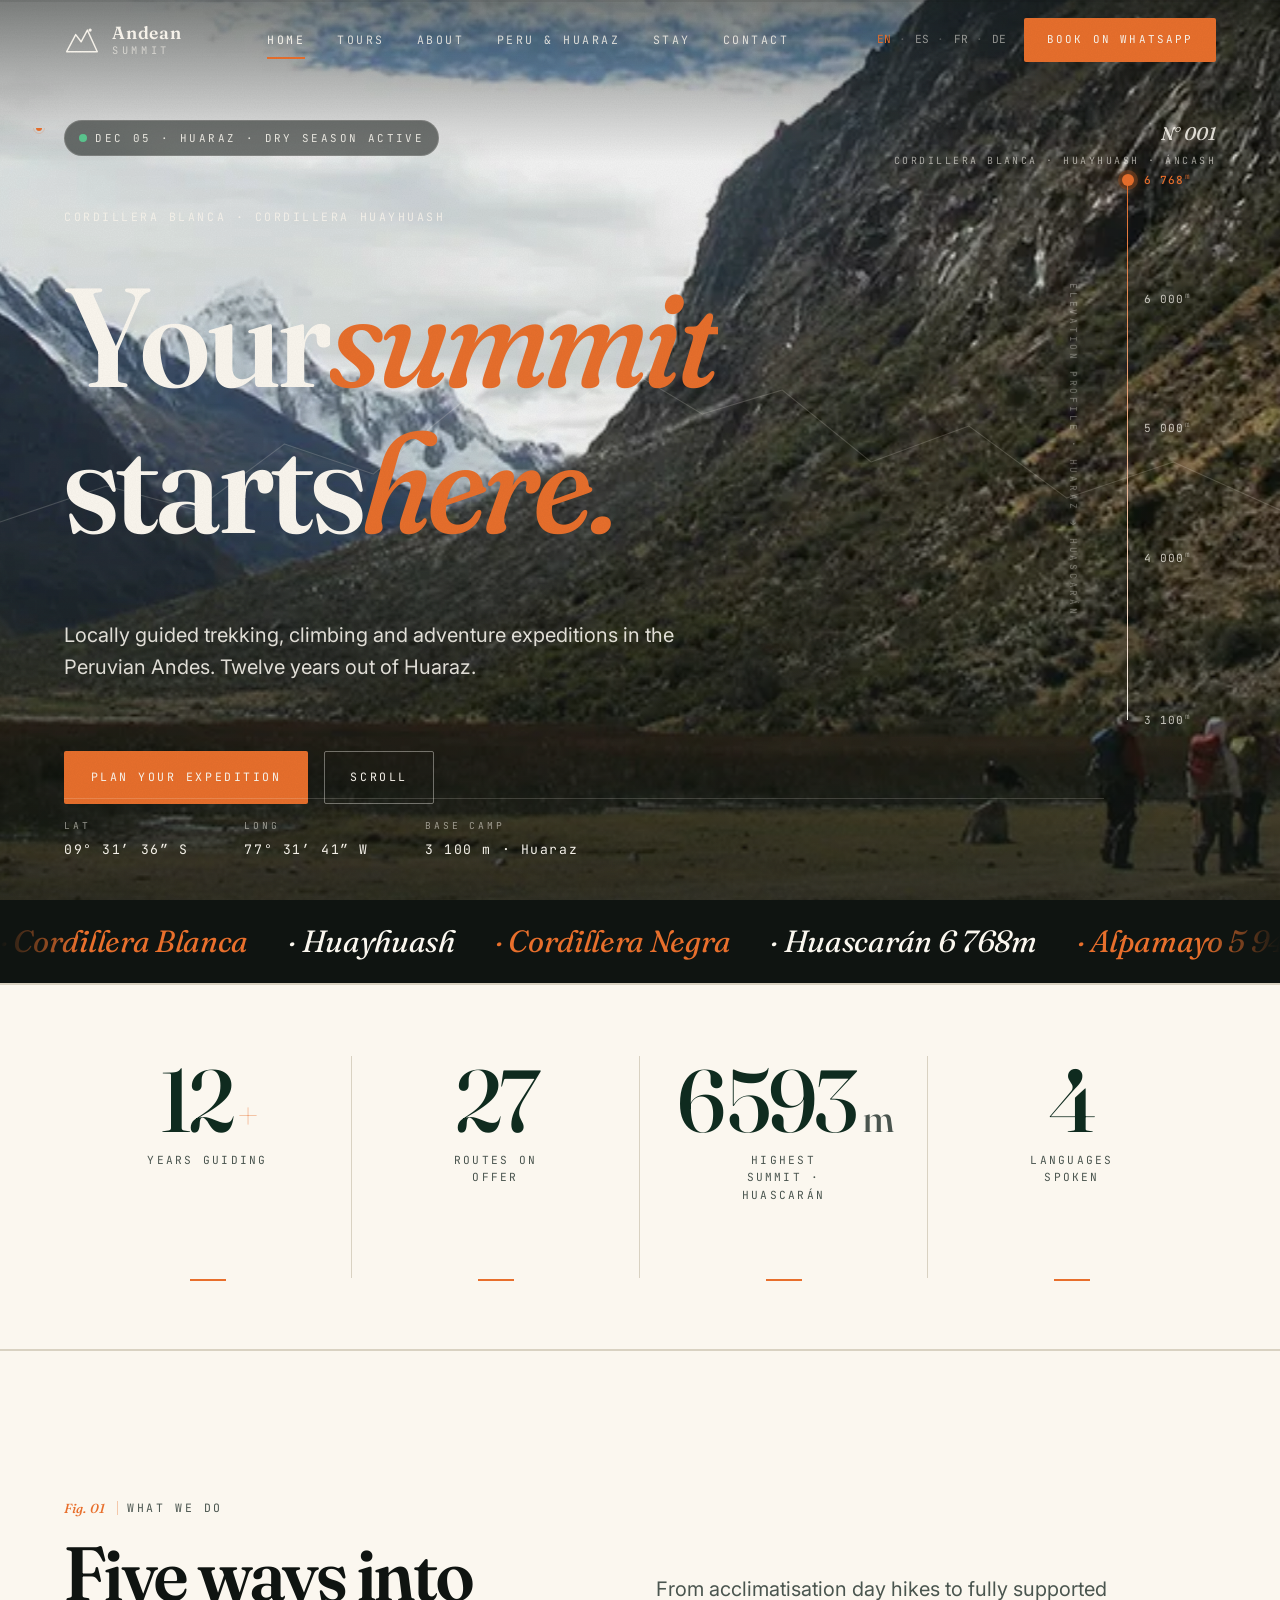
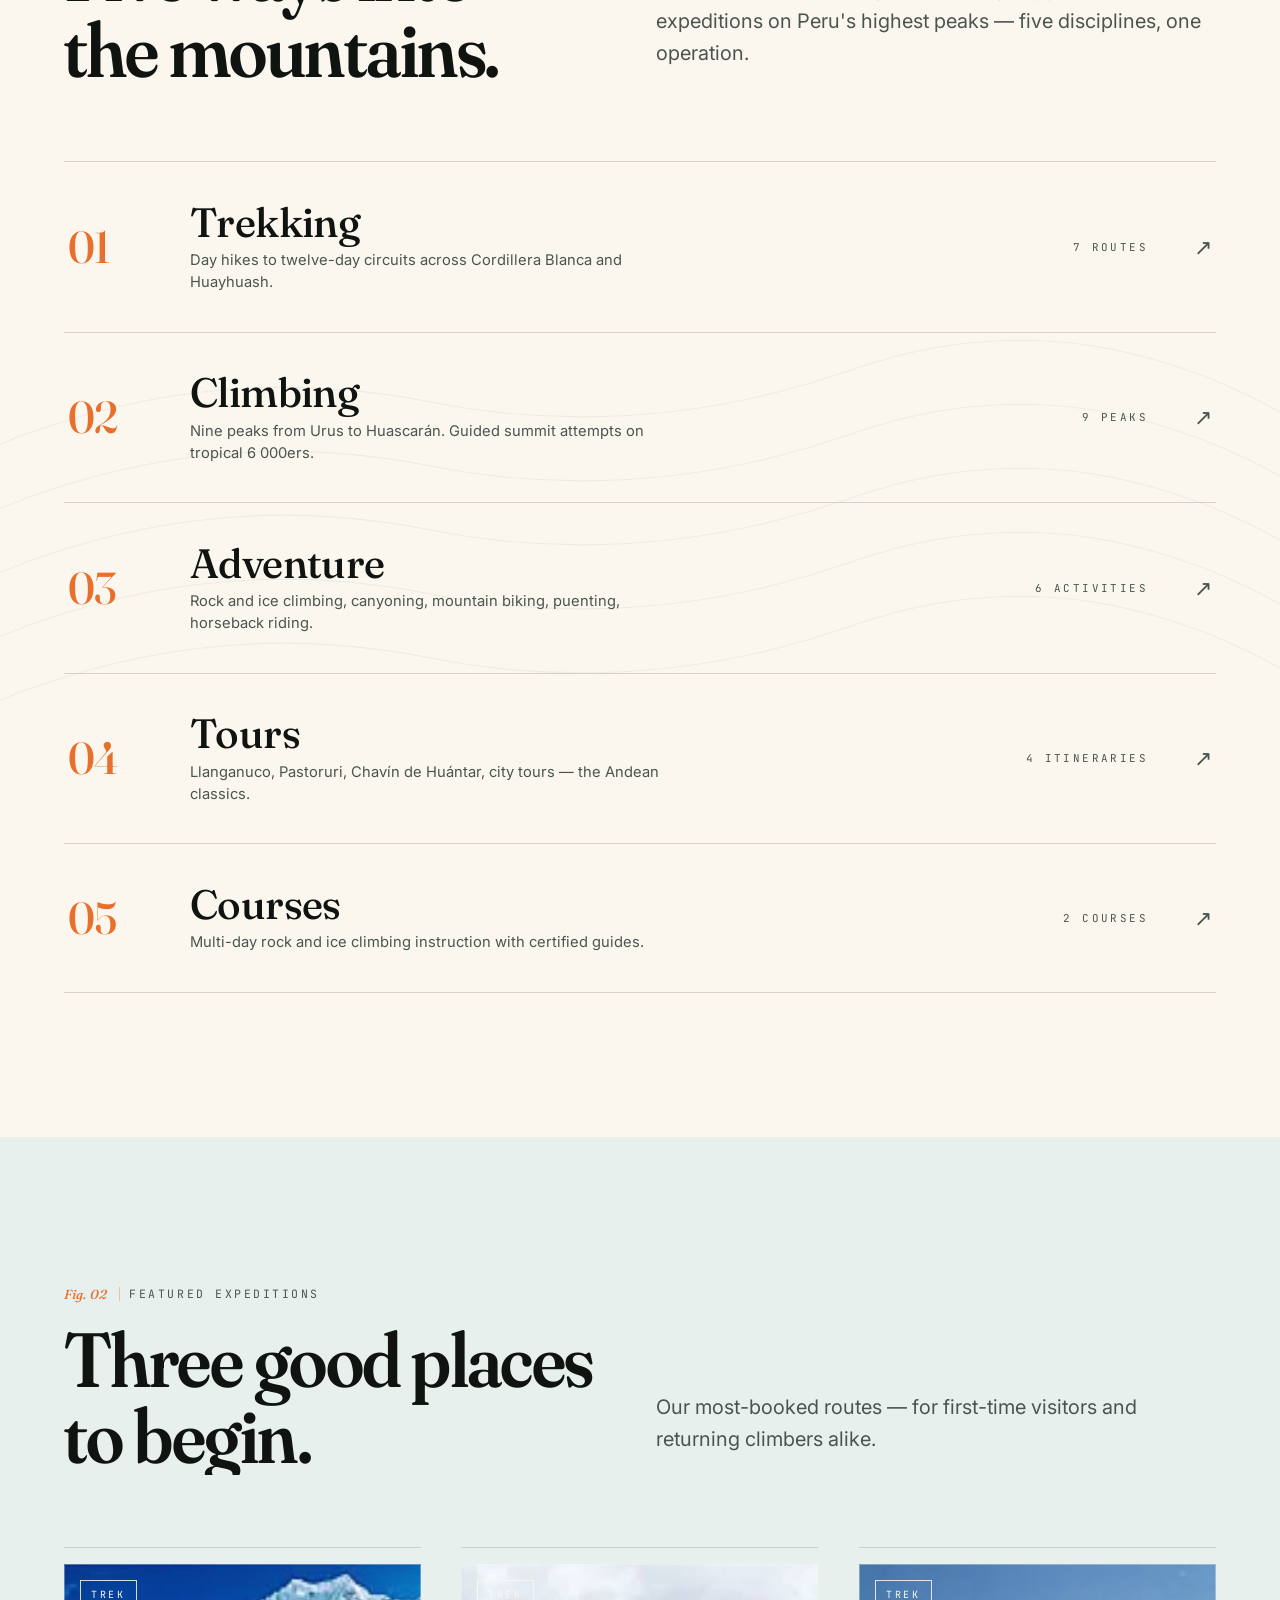
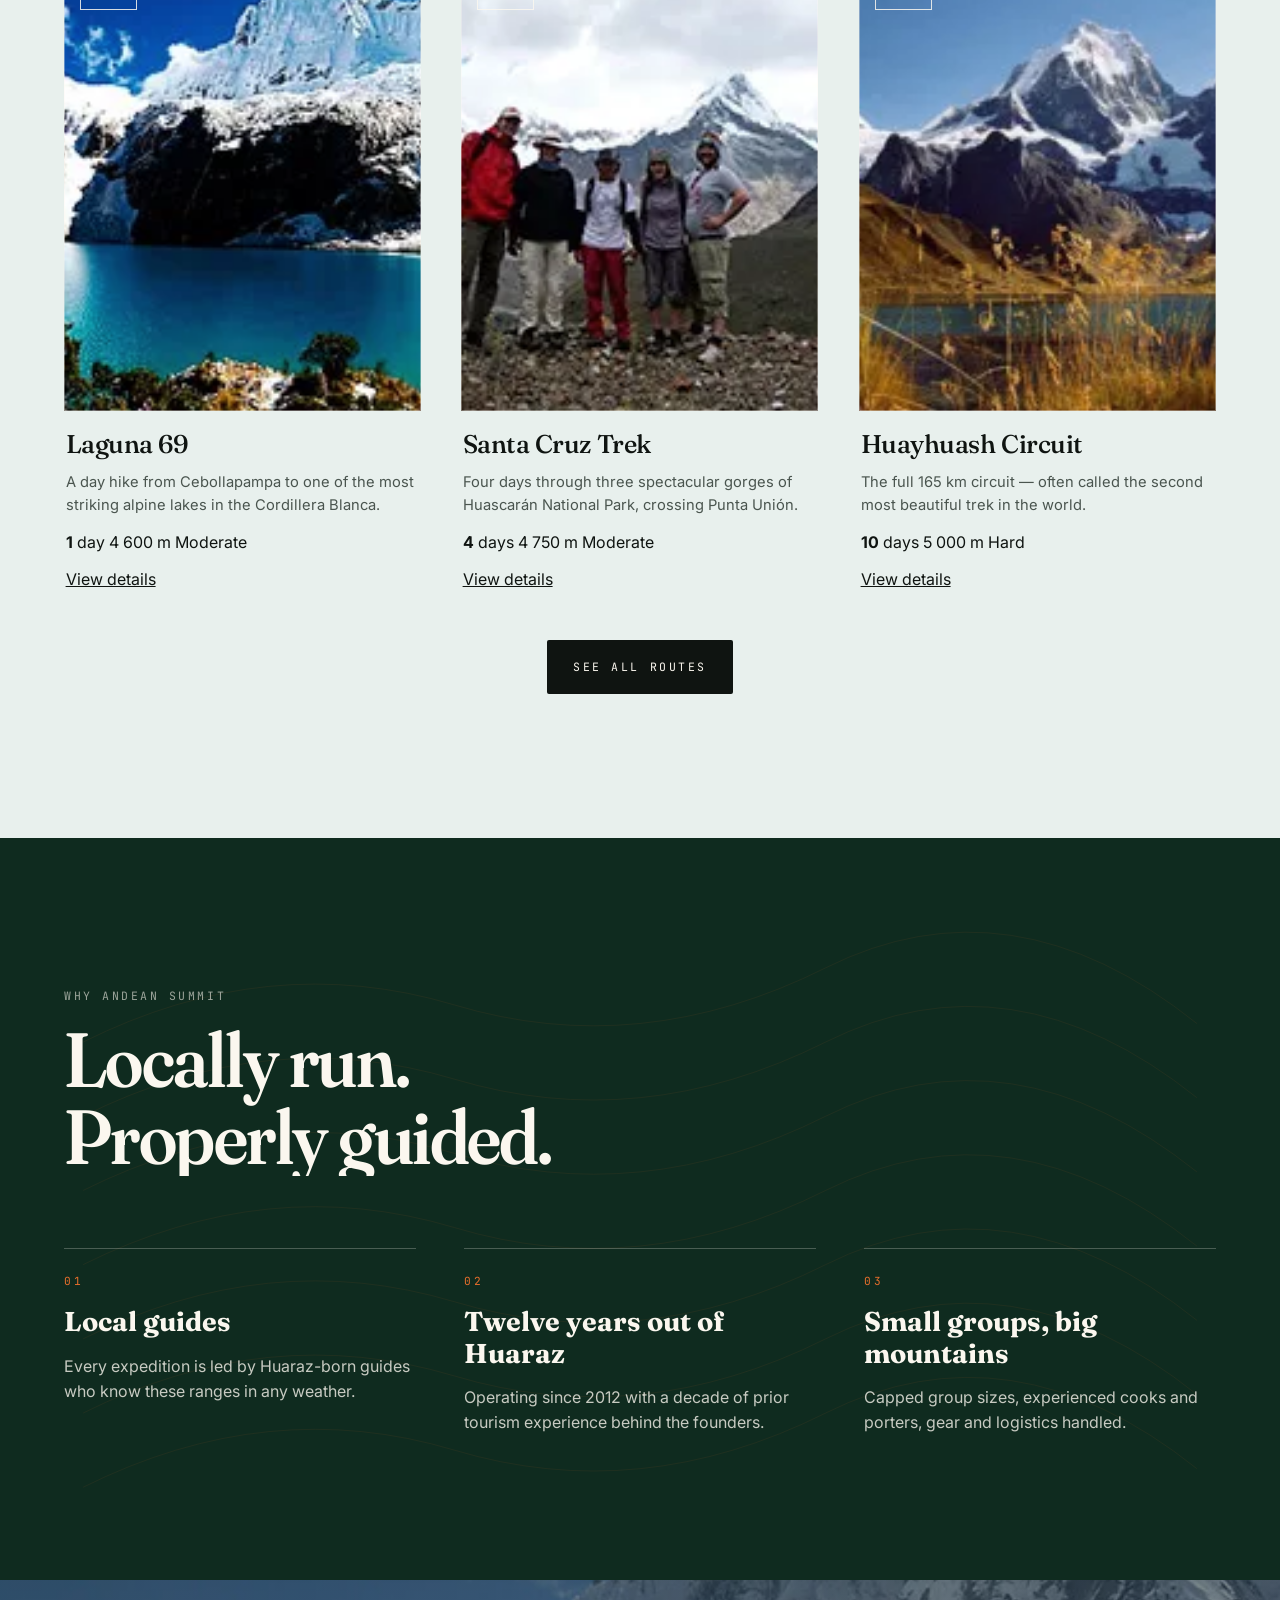
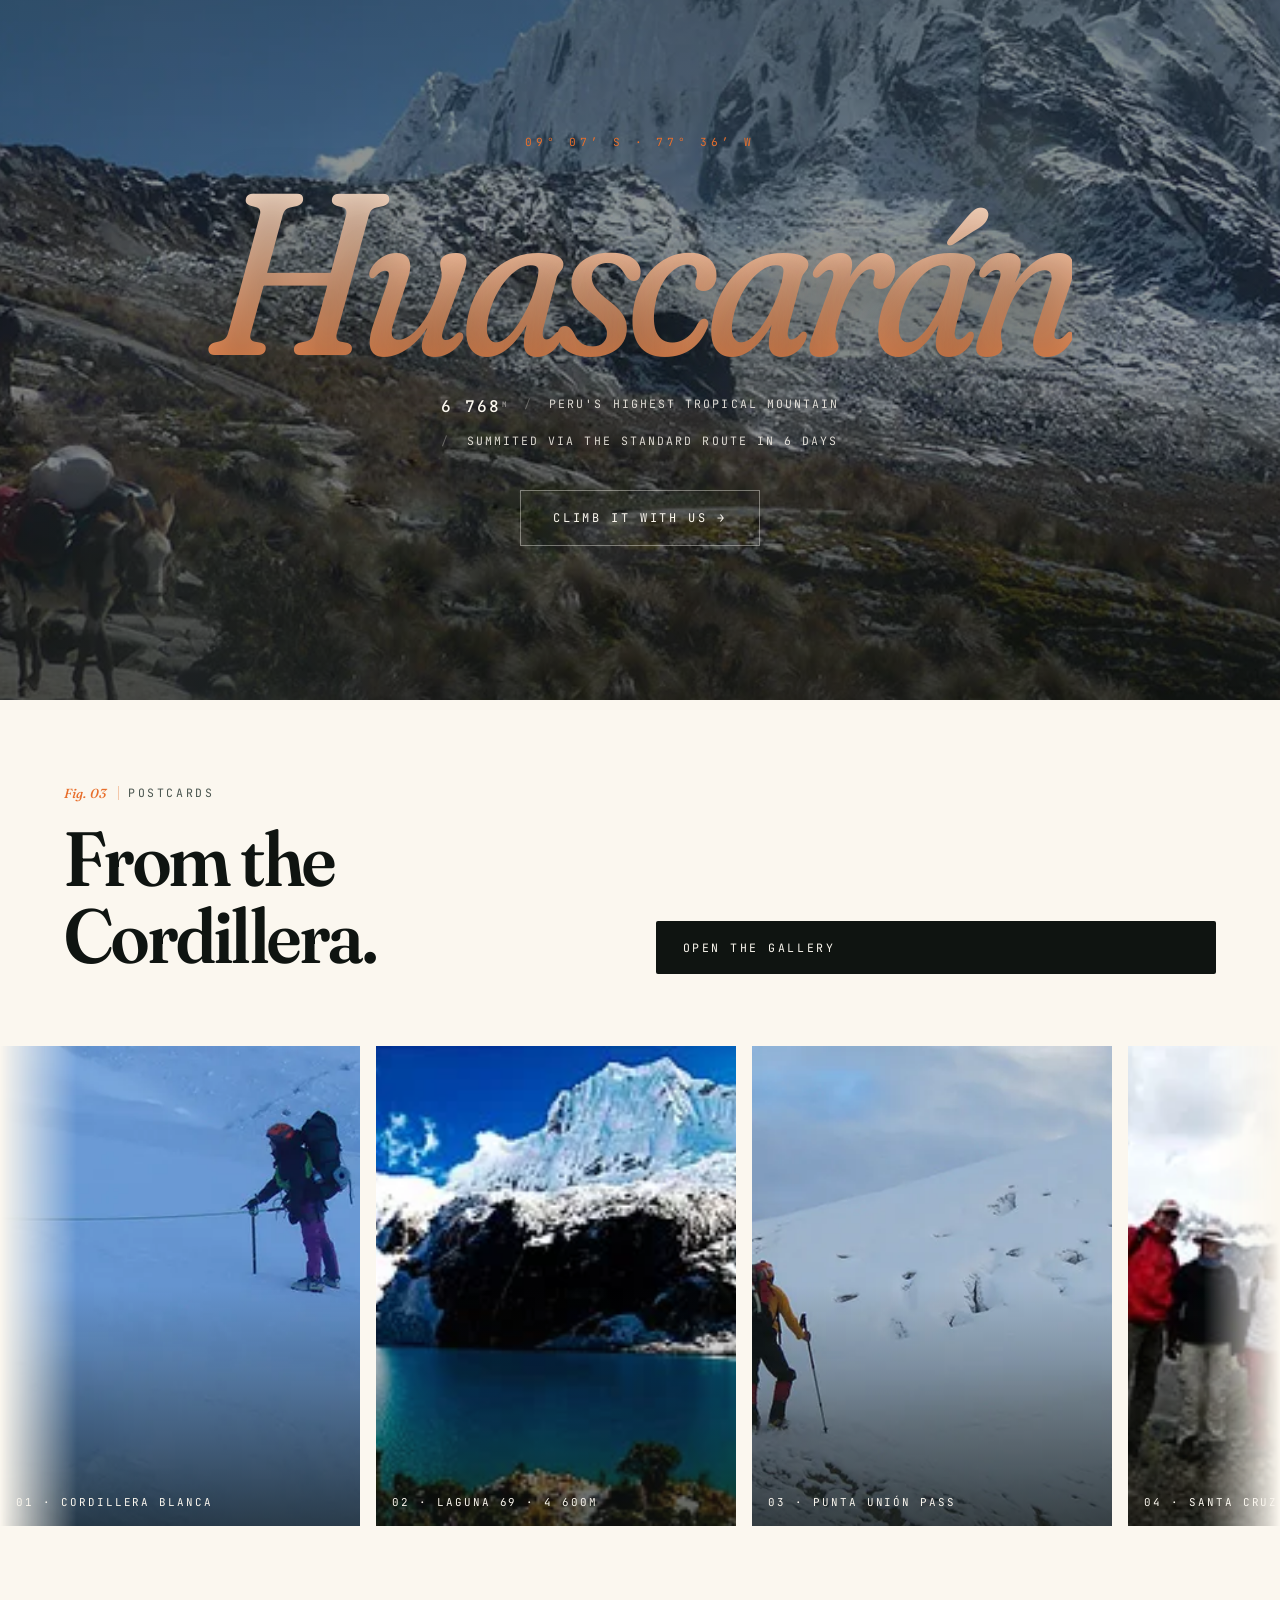
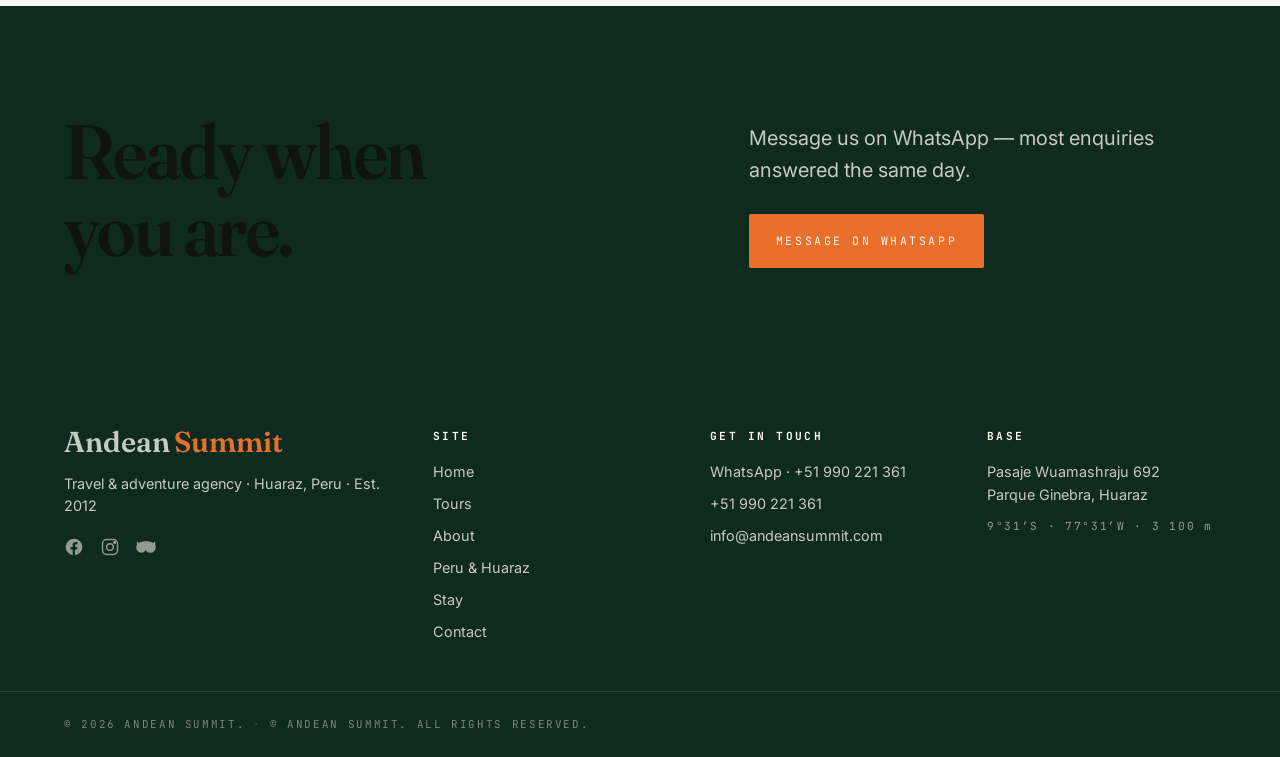
<file: index.html>
<!DOCTYPE html>
<html lang="en">
<head>
  <meta charset="UTF-8">
  <meta name="viewport" content="width=device-width, initial-scale=1.0">
  <title>Andean Summit — Trekking, Climbing & Adventure in Huaraz, Peru</title>
  <meta name="description" content="Locally guided trekking, mountaineering and adventure expeditions in the Cordillera Blanca and Huayhuash. Based in Huaraz, Peru — operating since 2012.">

  <meta property="og:title" content="Andean Summit — Your summit starts here">
  <meta property="og:description" content="Locally guided trekking, climbing and adventure in the Peruvian Andes. Based in Huaraz.">
  <meta property="og:type" content="website">
  <meta property="og:image" content="images/hero/home-hero.webp">
  <meta name="theme-color" content="#0F2B1F">

  <link rel="preconnect" href="https://fonts.googleapis.com">
  <link rel="preconnect" href="https://fonts.gstatic.com" crossorigin>
  <link href="https://fonts.googleapis.com/css2?family=Fraunces:ital,opsz,wght@0,9..144,400;0,9..144,500;0,9..144,600;0,9..144,700&family=Inter:wght@400;500;600&family=JetBrains+Mono:wght@400;500&display=swap" rel="stylesheet">

  <link rel="stylesheet" href="css/styles.css">
  <link rel="icon" href="data:image/svg+xml,%3Csvg xmlns='http://www.w3.org/2000/svg' viewBox='0 0 40 40'%3E%3Cpath d='M3 33 L13 14 L19 22 L26 9 L37 33 Z' fill='none' stroke='%23E86F2C' stroke-width='2'/%3E%3C/svg%3E">
</head>
<body data-page="home" class="home-themed">

  <!-- Page-wide grain overlay -->
  <div class="grain" aria-hidden="true"></div>

  <!-- Custom cursor (desktop only) -->
  <div class="cursor" aria-hidden="true"><div class="cursor-dot"></div></div>

  <!-- Scroll progress bar -->
  <div class="scroll-progress" aria-hidden="true"><div class="scroll-progress-bar"></div></div>

  <!-- Sticky elevation tracker (mirrors scroll progress as altitude reading) -->
  <div class="elev-track" aria-hidden="true">
    <span class="elev-track-label">You are at</span>
    <span class="elev-track-val"><span id="elevVal">3 100</span><span class="elev-track-unit">m</span></span>
    <span class="elev-track-loc" id="elevLoc">Base · Huaraz</span>
  </div>

  <div id="nav-mount"></div>

  <!-- ============ HERO ============ -->
  <header class="hero" data-hero>
    <!-- Photo slideshow — multiple layers crossfading -->
    <div class="hero-slideshow" role="img" aria-label="Cordillera Blanca peaks">
      <div class="hero-slide is-active" style="background-image:url('images/hero/home-hero.webp');"></div>
      <div class="hero-slide" style="background-image:url('images/hero/tours-hero.webp');"></div>
      <div class="hero-slide" style="background-image:url('images/hero/about-hero.webp');"></div>
      <div class="hero-slide" style="background-image:url('images/hero/history-hero.webp');"></div>
    </div>

    <!-- Atmospheric drifting particles -->
    <div class="hero-particles" aria-hidden="true">
      <span></span><span></span><span></span><span></span><span></span><span></span>
      <span></span><span></span><span></span><span></span><span></span><span></span>
      <span></span><span></span><span></span><span></span><span></span><span></span>
    </div>

    <!-- Cinematic letterbox bars that retract on load -->
    <div class="hero-bar hero-bar--top" aria-hidden="true"></div>
    <div class="hero-bar hero-bar--bot" aria-hidden="true"></div>

    <!-- Topographic ridgeline drawn over hero -->
    <svg class="hero-topo" viewBox="0 0 1440 200" preserveAspectRatio="none" aria-hidden="true">
      <path d="M0 160 L120 130 L220 150 L320 95 L420 120 L520 60 L600 88 L700 30 L790 70 L880 50 L980 110 L1090 80 L1200 140 L1320 110 L1440 150"
            fill="none" stroke="currentColor" stroke-width="1" stroke-linejoin="round"/>
      <circle cx="700" cy="30" r="3" fill="currentColor"/>
    </svg>

    <!-- TODAY badge — top-left, gives a "live operation" feel -->
    <div class="hero-today">
      <span class="today-dot" aria-hidden="true"></span>
      <span class="today-meta"><span id="todayDate">Today</span> · Huaraz · <span data-i18n="home.hero.season">Dry season active</span></span>
    </div>

    <!-- Magazine label, top right -->
    <div class="hero-issue">
      <span class="issue-num">N°&nbsp;001</span>
      <span class="issue-meta">Cordillera Blanca · Huayhuash · Áncash</span>
    </div>

    <!-- Vertical altitude scale, right side desktop -->
    <div class="hero-scale" aria-hidden="true">
      <div class="scale-track">
        <div class="scale-fill"></div>
        <div class="scale-dot"></div>
      </div>
      <div class="scale-marks">
        <span style="--p:0">3 100<sup>m</sup></span>
        <span style="--p:.30">4 000<sup>m</sup></span>
        <span style="--p:.54">5 000<sup>m</sup></span>
        <span style="--p:.78">6 000<sup>m</sup></span>
        <span style="--p:1">6 768<sup>m</sup></span>
      </div>
      <span class="scale-label">Elevation profile · Huaraz → Huascarán</span>
    </div>

    <div class="hero-inner">
      <span class="kicker" data-i18n="home.hero.kicker">Cordillera Blanca · Cordillera Huayhuash</span>
      <h1 class="display display-xl font-display" data-word-reveal data-i18n="home.hero.title">Your <em>summit</em><br>starts <em>here.</em></h1>
      <p class="lede" data-i18n="home.hero.sub">Locally guided trekking, climbing and adventure expeditions in the Peruvian Andes. Twelve years out of Huaraz.</p>
      <div class="hero-actions">
        <a href="tours.html" class="btn btn-primary" data-i18n="home.hero.cta">
          <span data-i18n="home.hero.cta">Plan your expedition</span>
          <svg width="14" height="14" viewBox="0 0 24 24" fill="none" stroke="currentColor" stroke-width="2" aria-hidden="true"><path d="M5 12h14M13 5l7 7-7 7"/></svg>
        </a>
        <a href="#what" class="btn btn-ghost" data-i18n="home.hero.scroll">Scroll</a>
      </div>
    </div>

    <!-- Coordinate readout, bottom-left -->
    <div class="hero-readout">
      <div class="ro-group">
        <span class="ro-label">Lat</span>
        <span class="ro-val">09° 31′ 36″ S</span>
      </div>
      <div class="ro-group">
        <span class="ro-label">Long</span>
        <span class="ro-val">77° 31′ 41″ W</span>
      </div>
      <div class="ro-group">
        <span class="ro-label">Base camp</span>
        <span class="ro-val">3 100 m · Huaraz</span>
      </div>
    </div>

    <div class="hero-scroll" data-i18n="home.hero.scroll">Scroll</div>
  </header>

  <!-- ============ INFINITE TICKER BAND ============ -->
  <div class="ticker" aria-hidden="true">
    <div class="ticker-track">
      <span>· Cordillera Blanca</span><span>· Huayhuash</span><span>· Cordillera Negra</span><span>· Huascarán 6 768m</span><span>· Alpamayo 5 947m</span><span>· Punta Unión 4 750m</span><span>· Laguna 69</span><span>· Santa Cruz</span><span>· Chavín de Huántar</span><span>· Pastoruri</span>
      <span>· Cordillera Blanca</span><span>· Huayhuash</span><span>· Cordillera Negra</span><span>· Huascarán 6 768m</span><span>· Alpamayo 5 947m</span><span>· Punta Unión 4 750m</span><span>· Laguna 69</span><span>· Santa Cruz</span><span>· Chavín de Huántar</span><span>· Pastoruri</span>
    </div>
  </div>

  <!-- ============ STATS BAR ============ -->
  <section class="stats-band">
    <div class="container">
      <div class="stats-grid" data-reveal>
        <div class="stat">
          <span class="stat-num font-display"><span class="stat-val" data-count="12">0</span><sup>+</sup></span>
          <span class="stat-label" data-i18n="home.stats.years">Years guiding</span>
        </div>
        <div class="stat">
          <span class="stat-num font-display"><span class="stat-val" data-count="28">0</span></span>
          <span class="stat-label" data-i18n="home.stats.routes">Routes on offer</span>
        </div>
        <div class="stat">
          <span class="stat-num font-display"><span class="stat-val" data-count="6768" data-format="thousands">0</span><span class="stat-unit">m</span></span>
          <span class="stat-label" data-i18n="home.stats.summit">Highest summit · Huascarán</span>
        </div>
        <div class="stat">
          <span class="stat-num font-display"><span class="stat-val" data-count="4">0</span></span>
          <span class="stat-label" data-i18n="home.stats.langs">Languages spoken</span>
        </div>
      </div>
    </div>
  </section>

  <!-- ============ FIVE CATEGORIES (editorial vertical list) ============ -->
  <section id="what" class="section section--topo">
    <div class="container">
      <div class="section-header" data-reveal>
        <div>
          <span class="kicker"><span class="fig-tag">Fig. 01</span><span data-i18n="home.what.kicker">What we do</span></span>
          <h2 class="display display-lg font-display" style="margin-top:1rem" data-i18n="home.what.title">Five ways into<br>the mountains.</h2>
        </div>
        <p class="lede">From acclimatisation day hikes to fully supported expeditions on Peru's highest peaks — five disciplines, one operation.</p>
      </div>

      <ol class="cat-list">
        <li data-reveal>
          <a href="tours.html#trekking" class="cat-row">
            <span class="cat-row-num font-display">01</span>
            <div class="cat-row-body">
              <h3 class="cat-row-name" data-i18n="home.what.trek.title">Trekking</h3>
              <p class="cat-row-sum" data-i18n="home.what.trek.body">Day hikes to twelve-day circuits across Cordillera Blanca and Huayhuash.</p>
            </div>
            <span class="cat-row-meta">7 ROUTES</span>
            <span class="cat-row-arrow" aria-hidden="true">↗</span>
          </a>
        </li>
        <li data-reveal>
          <a href="tours.html#climbing" class="cat-row">
            <span class="cat-row-num font-display">02</span>
            <div class="cat-row-body">
              <h3 class="cat-row-name" data-i18n="home.what.climb.title">Climbing</h3>
              <p class="cat-row-sum" data-i18n="home.what.climb.body">Nine peaks from Urus to Huascarán. Guided summit attempts on tropical 6 000ers.</p>
            </div>
            <span class="cat-row-meta">9 PEAKS</span>
            <span class="cat-row-arrow" aria-hidden="true">↗</span>
          </a>
        </li>
        <li data-reveal>
          <a href="tours.html#adventure" class="cat-row">
            <span class="cat-row-num font-display">03</span>
            <div class="cat-row-body">
              <h3 class="cat-row-name" data-i18n="home.what.adventure.title">Adventure</h3>
              <p class="cat-row-sum" data-i18n="home.what.adventure.body">Rock and ice climbing, canyoning, mountain biking, puenting, horseback riding.</p>
            </div>
            <span class="cat-row-meta">6 ACTIVITIES</span>
            <span class="cat-row-arrow" aria-hidden="true">↗</span>
          </a>
        </li>
        <li data-reveal>
          <a href="tours.html#tour" class="cat-row">
            <span class="cat-row-num font-display">04</span>
            <div class="cat-row-body">
              <h3 class="cat-row-name" data-i18n="home.what.tours.title">Tours</h3>
              <p class="cat-row-sum" data-i18n="home.what.tours.body">Llanganuco, Pastoruri, Chavín de Huántar, city tours — the Andean classics.</p>
            </div>
            <span class="cat-row-meta">4 ITINERARIES</span>
            <span class="cat-row-arrow" aria-hidden="true">↗</span>
          </a>
        </li>
        <li data-reveal>
          <a href="tours.html#course" class="cat-row">
            <span class="cat-row-num font-display">05</span>
            <div class="cat-row-body">
              <h3 class="cat-row-name" data-i18n="home.what.courses.title">Courses</h3>
              <p class="cat-row-sum" data-i18n="home.what.courses.body">Multi-day rock and ice climbing instruction with certified guides.</p>
            </div>
            <span class="cat-row-meta">2 COURSES</span>
            <span class="cat-row-arrow" aria-hidden="true">↗</span>
          </a>
        </li>
      </ol>
    </div>
  </section>

  <!-- ============ FEATURED TOURS ============ -->
  <section class="section section--glacier">
    <div class="container">
      <div class="section-header" data-reveal>
        <div>
          <span class="kicker"><span class="fig-tag">Fig. 02</span><span data-i18n="home.featured.kicker">Featured expeditions</span></span>
          <h2 class="display display-lg font-display" style="margin-top:1rem" data-i18n="home.featured.title">Three good places<br>to begin.</h2>
        </div>
        <p class="lede" data-i18n="home.featured.sub">Our most-booked routes — for first-time visitors and returning climbers alike.</p>
      </div>

      <div class="tour-grid">
        <!-- LAGUNA 69 -->
        <article class="tour-card" data-reveal>
          <a class="tour-media" href="https://wa.me/51990221361?text=Hola%20Andean%20Summit%2C%20me%20interesa%20Laguna%2069." target="_blank" rel="noopener">
            <img src="images/tours/laguna-69.webp" alt="Laguna 69 turquoise alpine lake" loading="lazy" width="1100" height="780">
            <span class="tour-badge">Trek</span>
          </a>
          <div class="tour-body">
            <h3 class="tour-name">Laguna 69</h3>
            <p class="tour-sum">A day hike from Cebollapampa to one of the most striking alpine lakes in the Cordillera Blanca.</p>
            <div class="tour-meta">
              <span class="meta-chip"><strong>1</strong> day</span>
              <span class="meta-chip">4 600 m</span>
              <span class="meta-chip">Moderate</span>
            </div>
            <a href="tours.html#laguna-69" class="tour-cta" data-i18n="tours.card.details">View details</a>
          </div>
        </article>
        <!-- SANTA CRUZ -->
        <article class="tour-card" data-reveal>
          <a class="tour-media" href="https://wa.me/51990221361?text=Hola%20Andean%20Summit%2C%20me%20interesa%20Santa%20Cruz." target="_blank" rel="noopener">
            <img src="images/tours/santa-cruz.webp" alt="Santa Cruz trek Huascaran" loading="lazy" width="1100" height="780">
            <span class="tour-badge">Trek</span>
          </a>
          <div class="tour-body">
            <h3 class="tour-name">Santa Cruz Trek</h3>
            <p class="tour-sum">Four days through three spectacular gorges of Huascarán National Park, crossing Punta Unión.</p>
            <div class="tour-meta">
              <span class="meta-chip"><strong>4</strong> days</span>
              <span class="meta-chip">4 750 m</span>
              <span class="meta-chip">Moderate</span>
            </div>
            <a href="tours.html#santa-cruz" class="tour-cta" data-i18n="tours.card.details">View details</a>
          </div>
        </article>
        <!-- HUAYHUASH -->
        <article class="tour-card" data-reveal>
          <a class="tour-media" href="https://wa.me/51990221361?text=Hola%20Andean%20Summit%2C%20me%20interesa%20Huayhuash." target="_blank" rel="noopener">
            <img src="images/tours/huayhuash.webp" alt="Huayhuash circuit Peru" loading="lazy" width="1100" height="780">
            <span class="tour-badge">Trek</span>
          </a>
          <div class="tour-body">
            <h3 class="tour-name">Huayhuash Circuit</h3>
            <p class="tour-sum">The full 165 km circuit — often called the second most beautiful trek in the world.</p>
            <div class="tour-meta">
              <span class="meta-chip"><strong>10</strong> days</span>
              <span class="meta-chip">5 000 m</span>
              <span class="meta-chip">Hard</span>
            </div>
            <a href="tours.html#huayhuash" class="tour-cta" data-i18n="tours.card.details">View details</a>
          </div>
        </article>
      </div>

      <div style="margin-top:3rem; text-align:center;" data-reveal>
        <a href="tours.html" class="btn btn-dark" data-i18n="home.featured.cta">See all routes</a>
      </div>
    </div>
  </section>

  <!-- ============ WHY ============ -->
  <section class="section section--dark">
    <div class="container">
      <div class="section-header" data-reveal>
        <div>
          <span class="kicker" data-i18n="home.why.kicker">Why Andean Summit</span>
          <h2 class="display display-lg font-display" style="margin-top:1rem" data-i18n="home.why.title">Locally run.<br>Properly guided.</h2>
        </div>
      </div>

      <div class="why-grid">
        <div class="why-card" data-reveal>
          <span class="why-num">01</span>
          <h3 class="why-title" data-i18n="home.why.1.title">Local guides</h3>
          <p class="why-body" data-i18n="home.why.1.body">Every expedition is led by Huaraz-born guides who know these ranges in any weather.</p>
        </div>
        <div class="why-card" data-reveal>
          <span class="why-num">02</span>
          <h3 class="why-title" data-i18n="home.why.2.title">Twelve years out of Huaraz</h3>
          <p class="why-body" data-i18n="home.why.2.body">Operating since 2012 with a decade of prior tourism experience behind the founders.</p>
        </div>
        <div class="why-card" data-reveal>
          <span class="why-num">03</span>
          <h3 class="why-title" data-i18n="home.why.3.title">Small groups, big mountains</h3>
          <p class="why-body" data-i18n="home.why.3.body">Capped group sizes, experienced cooks and porters, gear and logistics handled.</p>
        </div>
      </div>
    </div>
  </section>

  <!-- ============ SIGNATURE WORDMARK MOMENT ============ -->
  <section class="wordmark-section" aria-hidden="false">
    <div class="wm-bg" style="background-image:url('images/hero/history-hero.webp');"></div>
    <div class="wm-overlay"></div>
    <div class="wm-content">
      <span class="wm-coord">09° 07′ S · 77° 36′ W</span>
      <h2 class="wm-title font-display"><em>Huascarán</em></h2>
      <div class="wm-meta">
        <span><strong>6 768</strong><sup>m</sup></span>
        <span class="sep">/</span>
        <span>Peru's highest tropical mountain</span>
        <span class="sep">/</span>
        <span>summited via the standard route in 6 days</span>
      </div>
      <a href="tours.html#huascaran" class="wm-cta">Climb it with us →</a>
    </div>
  </section>

  <!-- ============ NEXT DEPARTURE TICKER (data-driven from data/departures.json) ============ -->
  <section class="departure" id="departure" hidden>
    <div class="container departure-inner">
      <div class="dep-left">
        <span class="dep-status"><span class="dep-dot"></span><span id="depStatus">Departing soon</span></span>
        <h3 class="dep-title font-display" id="depTitle">—</h3>
        <span class="dep-meta" id="depMeta">—</span>
      </div>
      <div class="dep-right">
        <div class="dep-countdown" id="depCountdown">
          <div><span class="cd-num" id="cdDays">00</span><span class="cd-label">days</span></div>
          <div><span class="cd-num" id="cdHrs">00</span><span class="cd-label">hrs</span></div>
          <div><span class="cd-num" id="cdMin">00</span><span class="cd-label">min</span></div>
          <div><span class="cd-num" id="cdSec">00</span><span class="cd-label">sec</span></div>
        </div>
        <a href="https://wa.me/51990221361" target="_blank" rel="noopener" class="btn btn-primary dep-cta" id="depCta" data-magnet>Reserve a spot →</a>
      </div>
    </div>
  </section>

  <!-- ============ GALLERY MARQUEE ============ -->
  <section class="section section--tight">
    <div class="container">
      <div class="section-header" data-reveal>
        <div>
          <span class="kicker"><span class="fig-tag">Fig. 03</span><span data-i18n="home.gallery.kicker">Postcards</span></span>
          <h2 class="display display-lg font-display" style="margin-top:1rem" data-i18n="home.gallery.title">From the<br>Cordillera.</h2>
        </div>
        <a href="tours.html" class="btn btn-dark" style="align-self:end" data-i18n="home.gallery.cta">Open the gallery</a>
      </div>
    </div>

    <!-- Full-bleed marquee (escapes container, scrolls infinitely) -->
    <div class="marquee" data-reveal aria-hidden="false">
      <div class="marquee-track">
        <a href="tours.html" class="marquee-item"><img src="images/gallery/g1.webp" alt="Cordillera Blanca panorama" loading="lazy"><span class="m-cap">01 · Cordillera Blanca</span></a>
        <a href="tours.html" class="marquee-item"><img src="images/tours/laguna-69.webp" alt="Laguna 69" loading="lazy"><span class="m-cap">02 · Laguna 69 · 4 600m</span></a>
        <a href="tours.html" class="marquee-item"><img src="images/gallery/g2.webp" alt="Andes ridge" loading="lazy"><span class="m-cap">03 · Punta Unión Pass</span></a>
        <a href="tours.html" class="marquee-item"><img src="images/tours/santa-cruz.webp" alt="Santa Cruz" loading="lazy"><span class="m-cap">04 · Santa Cruz · 4 750m</span></a>
        <a href="tours.html" class="marquee-item"><img src="images/gallery/g3.webp" alt="High camp" loading="lazy"><span class="m-cap">05 · High camp</span></a>
        <a href="tours.html" class="marquee-item"><img src="images/tours/huayhuash.webp" alt="Huayhuash" loading="lazy"><span class="m-cap">06 · Huayhuash · 5 000m</span></a>
        <a href="tours.html" class="marquee-item"><img src="images/tours/cedros-alpamayo.webp" alt="Alpamayo" loading="lazy"><span class="m-cap">07 · Alpamayo · 5 947m</span></a>
        <!-- duplicate set for seamless loop -->
        <a href="tours.html" class="marquee-item" aria-hidden="true"><img src="images/gallery/g1.webp" alt="" loading="lazy"><span class="m-cap">01 · Cordillera Blanca</span></a>
        <a href="tours.html" class="marquee-item" aria-hidden="true"><img src="images/tours/laguna-69.webp" alt="" loading="lazy"><span class="m-cap">02 · Laguna 69 · 4 600m</span></a>
        <a href="tours.html" class="marquee-item" aria-hidden="true"><img src="images/gallery/g2.webp" alt="" loading="lazy"><span class="m-cap">03 · Punta Unión Pass</span></a>
        <a href="tours.html" class="marquee-item" aria-hidden="true"><img src="images/tours/santa-cruz.webp" alt="" loading="lazy"><span class="m-cap">04 · Santa Cruz · 4 750m</span></a>
        <a href="tours.html" class="marquee-item" aria-hidden="true"><img src="images/gallery/g3.webp" alt="" loading="lazy"><span class="m-cap">05 · High camp</span></a>
        <a href="tours.html" class="marquee-item" aria-hidden="true"><img src="images/tours/huayhuash.webp" alt="" loading="lazy"><span class="m-cap">06 · Huayhuash · 5 000m</span></a>
        <a href="tours.html" class="marquee-item" aria-hidden="true"><img src="images/tours/cedros-alpamayo.webp" alt="" loading="lazy"><span class="m-cap">07 · Alpamayo · 5 947m</span></a>
      </div>
    </div>
  </section>

  <!-- ============ CTA BAND ============ -->
  <section class="cta-band">
    <div class="cta-inner">
      <h2 class="display display-lg font-display" data-i18n="home.cta.title">Ready when<br>you are.</h2>
      <div data-reveal>
        <p class="lede" style="color:rgba(251,247,239,.78); margin-bottom:1.75rem" data-i18n="home.cta.sub">Message us on WhatsApp — most enquiries answered the same day.</p>
        <a href="https://wa.me/51990221361?text=Hola%20Andean%20Summit" target="_blank" rel="noopener" class="btn btn-primary" data-i18n="home.cta.button">Message on WhatsApp</a>
      </div>
    </div>
  </section>

  <!-- Page-edge scroll route line — fixed SVG that draws as you scroll -->
  <svg class="page-route" viewBox="0 0 60 1000" preserveAspectRatio="none" aria-hidden="true">
    <path id="routePath" d="M30 0 Q15 120 30 240 T45 480 T20 720 T30 1000"
          fill="none" stroke="currentColor" stroke-width="1.4" stroke-linejoin="round"/>
    <g id="routeMarker">
      <circle r="6" fill="var(--alpine)"/>
      <circle r="11" fill="none" stroke="var(--alpine)" stroke-opacity=".4" stroke-width="1"/>
    </g>
  </svg>

  <div id="footer-mount"></div>

  <script src="js/translations.js"></script>
  <script src="js/components.js"></script>
  <script src="js/main.js"></script>
  <script src="js/departures.js"></script>
  <script src="js/gallery.js"></script>
</body>
</html>
</file>
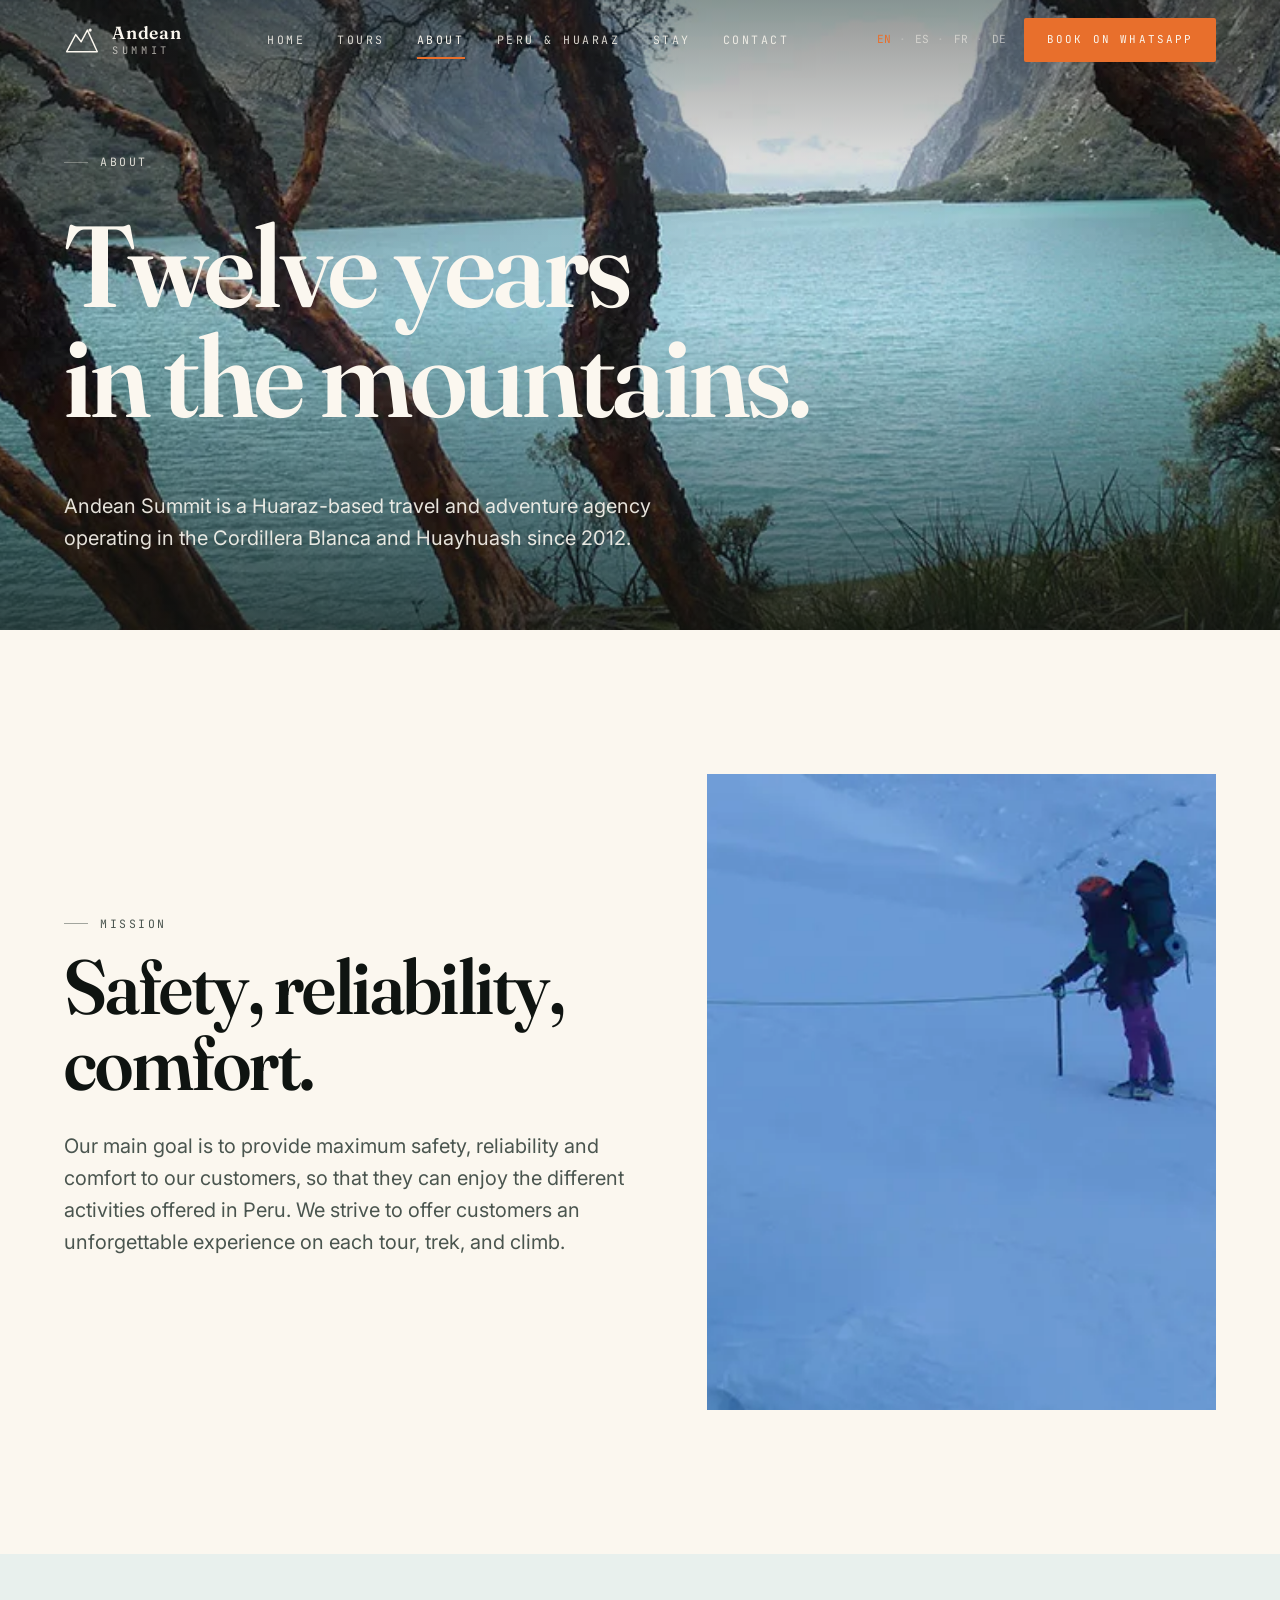
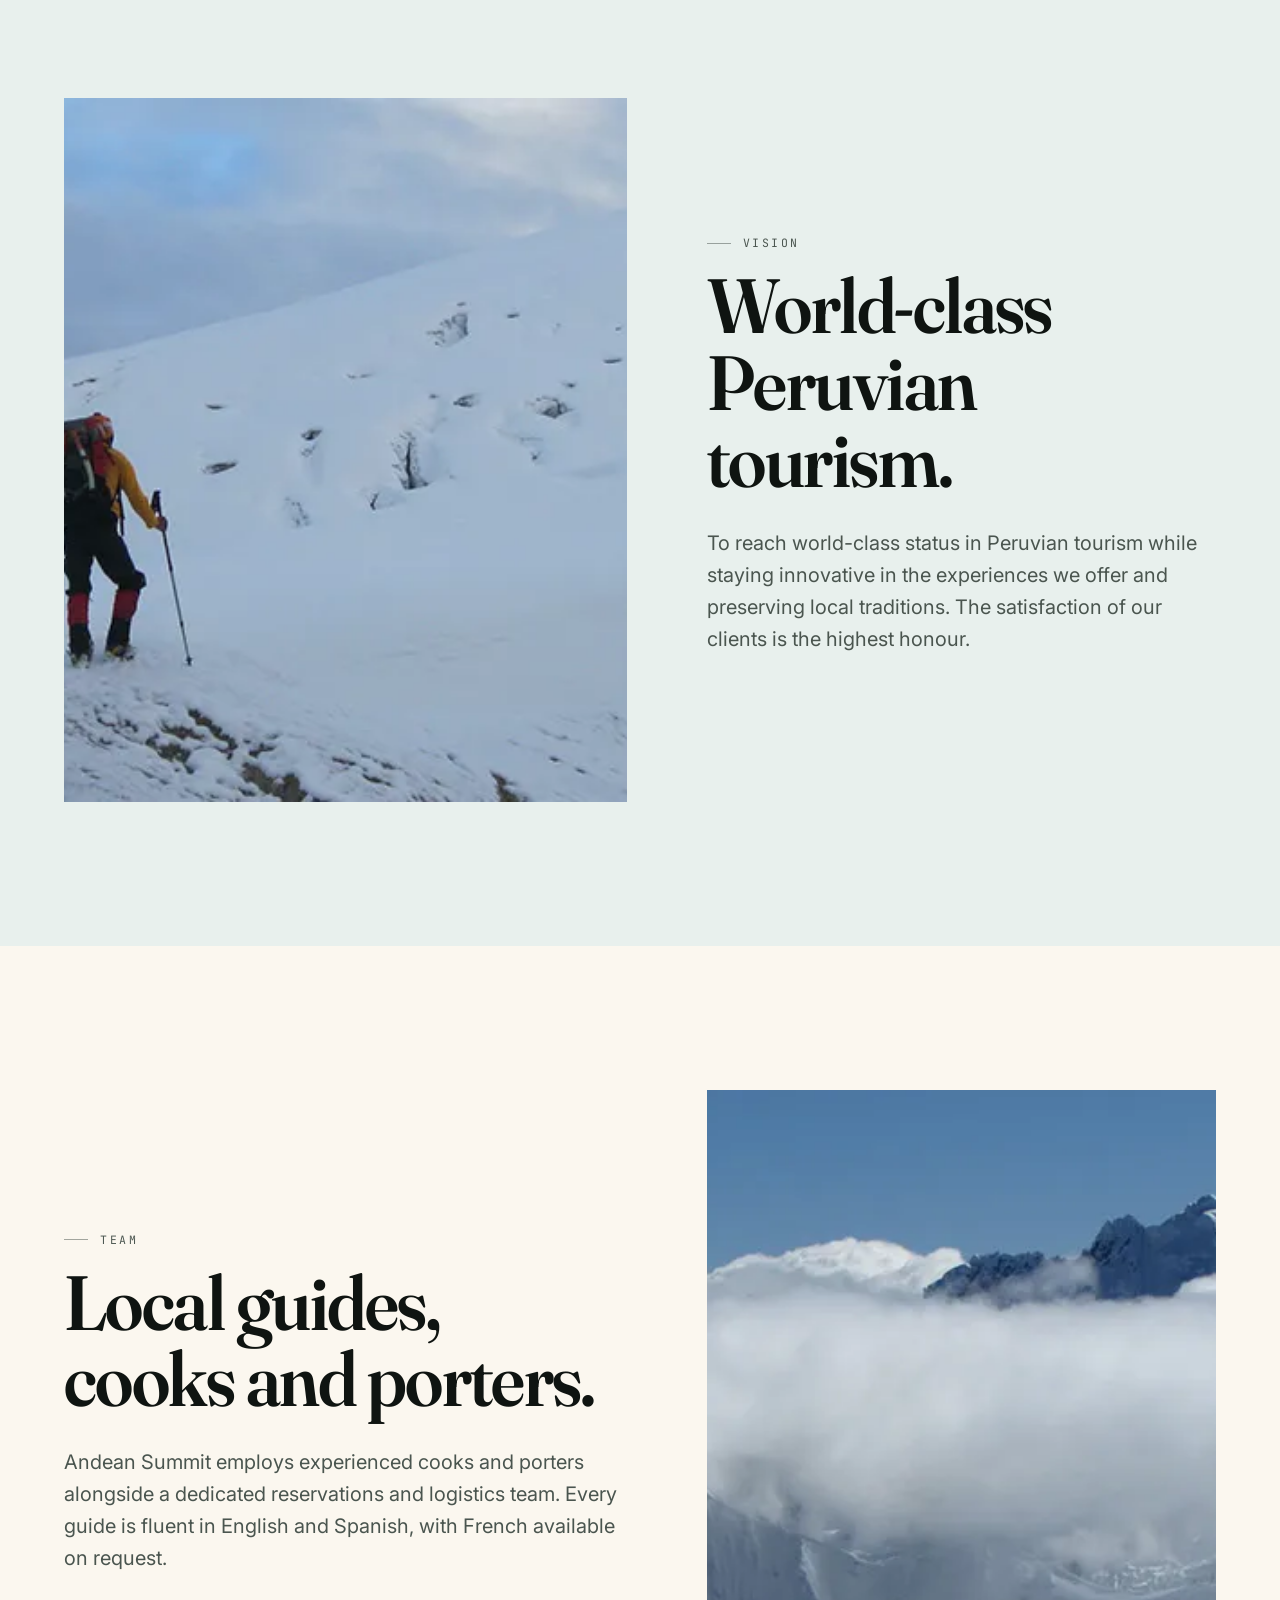
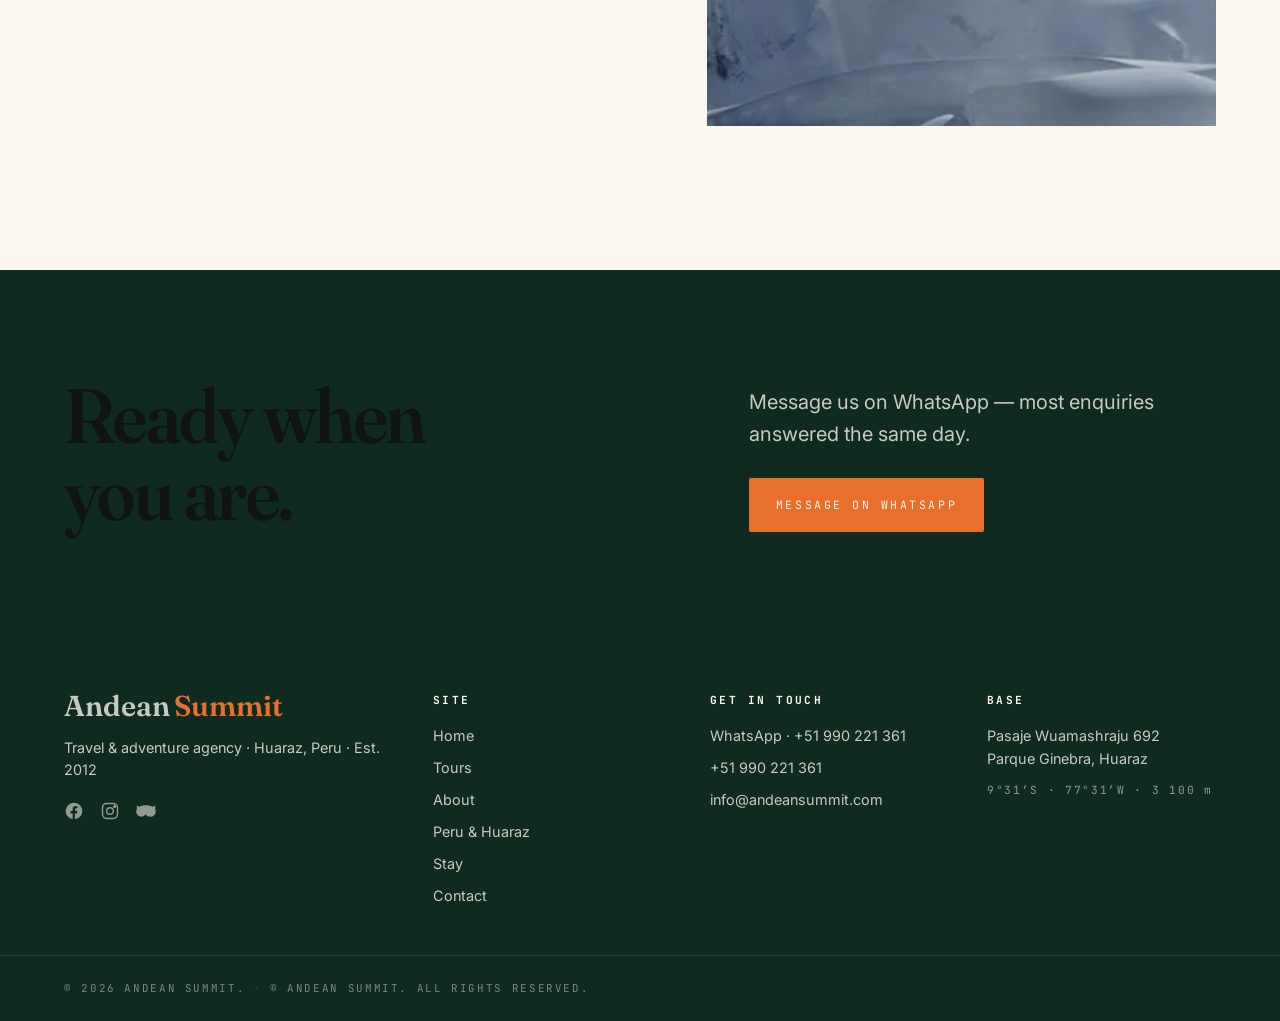
<file: about.html>
<!DOCTYPE html>
<html lang="en">
<head>
  <meta charset="UTF-8">
  <meta name="viewport" content="width=device-width, initial-scale=1.0">
  <title>About — Andean Summit</title>
  <meta name="description" content="Twelve years guiding in the Cordillera Blanca and Huayhuash. Local guides, experienced cooks and porters, safety-first mountaineering.">

  <meta property="og:title" content="About — Andean Summit">
  <meta property="og:image" content="images/hero/about-hero.webp">
  <meta name="theme-color" content="#0F2B1F">

  <link rel="preconnect" href="https://fonts.googleapis.com">
  <link rel="preconnect" href="https://fonts.gstatic.com" crossorigin>
  <link href="https://fonts.googleapis.com/css2?family=Fraunces:ital,opsz,wght@0,9..144,400;0,9..144,500;0,9..144,600;0,9..144,700&family=Inter:wght@400;500;600&family=JetBrains+Mono:wght@400;500&display=swap" rel="stylesheet">

  <link rel="stylesheet" href="css/styles.css">
  <link rel="icon" href="data:image/svg+xml,%3Csvg xmlns='http://www.w3.org/2000/svg' viewBox='0 0 40 40'%3E%3Cpath d='M3 33 L13 14 L19 22 L26 9 L37 33 Z' fill='none' stroke='%23E86F2C' stroke-width='2'/%3E%3C/svg%3E">
</head>
<body data-page="about">

  <div id="nav-mount"></div>

  <header class="hero hero--page" data-hero>
    <div class="hero-bg" style="background-image:url('images/hero/about-hero.webp');" role="img" aria-label="Cordillera Blanca"></div>
    <div class="hero-inner">
      <span class="kicker" data-i18n="about.hero.kicker">About</span>
      <h1 class="display display-xl font-display" data-i18n="about.hero.title">Twelve years<br>in the mountains.</h1>
      <p class="lede" data-i18n="about.hero.sub">Andean Summit is a Huaraz-based travel and adventure agency operating in the Cordillera Blanca and Huayhuash since 2012.</p>
    </div>
  </header>

  <section class="section">
    <div class="container">
      <div class="split">
        <div data-reveal>
          <span class="kicker" data-i18n="about.mission.kicker">Mission</span>
          <h2 class="display display-lg font-display" style="margin-top:1rem" data-i18n="about.mission.title">Safety, reliability,<br>comfort.</h2>
          <p class="lede" style="margin-top:1.75rem" data-i18n="about.mission.body">Our main goal is to provide maximum safety, reliability and comfort to our customers, so that they can enjoy the different activities offered in Peru. We strive to offer customers an unforgettable experience on each tour, trek, and climb.</p>
        </div>
        <div class="split-media" data-reveal>
          <img src="images/gallery/g1.webp" alt="Trekking the Cordillera Blanca" loading="lazy">
        </div>
      </div>
    </div>
  </section>

  <section class="section section--glacier">
    <div class="container">
      <div class="split split--reverse">
        <div data-reveal>
          <span class="kicker" data-i18n="about.vision.kicker">Vision</span>
          <h2 class="display display-lg font-display" style="margin-top:1rem" data-i18n="about.vision.title">World-class Peruvian<br>tourism.</h2>
          <p class="lede" style="margin-top:1.75rem" data-i18n="about.vision.body">To reach world-class status in Peruvian tourism while staying innovative in the experiences we offer and preserving local traditions. The satisfaction of our clients is the highest honour.</p>
        </div>
        <div class="split-media" data-reveal>
          <img src="images/gallery/g2.webp" alt="Summit views" loading="lazy">
        </div>
      </div>
    </div>
  </section>

  <section class="section">
    <div class="container">
      <div class="split">
        <div data-reveal>
          <span class="kicker" data-i18n="about.team.kicker">Team</span>
          <h2 class="display display-lg font-display" style="margin-top:1rem" data-i18n="about.team.title">Local guides,<br>cooks and porters.</h2>
          <p class="lede" style="margin-top:1.75rem" data-i18n="about.team.body">Andean Summit employs experienced cooks and porters alongside a dedicated reservations and logistics team. Every guide is fluent in English and Spanish, with French available on request.</p>
        </div>
        <div class="split-media" data-reveal>
          <img src="images/gallery/g3.webp" alt="Andean Summit team" loading="lazy">
        </div>
      </div>
    </div>
  </section>

  <section class="cta-band">
    <div class="cta-inner">
      <h2 class="display display-lg font-display" data-i18n="home.cta.title">Ready when<br>you are.</h2>
      <div>
        <p class="lede" style="color:rgba(251,247,239,.78); margin-bottom:1.75rem" data-i18n="home.cta.sub">Message us on WhatsApp — most enquiries answered the same day.</p>
        <a href="https://wa.me/51990221361?text=Hola%20Andean%20Summit" target="_blank" rel="noopener" class="btn btn-primary" data-i18n="home.cta.button">Message on WhatsApp</a>
      </div>
    </div>
  </section>

  <div id="footer-mount"></div>

  <script src="js/translations.js"></script>
  <script src="js/components.js"></script>
  <script src="js/main.js"></script>
</body>
</html>
</file>
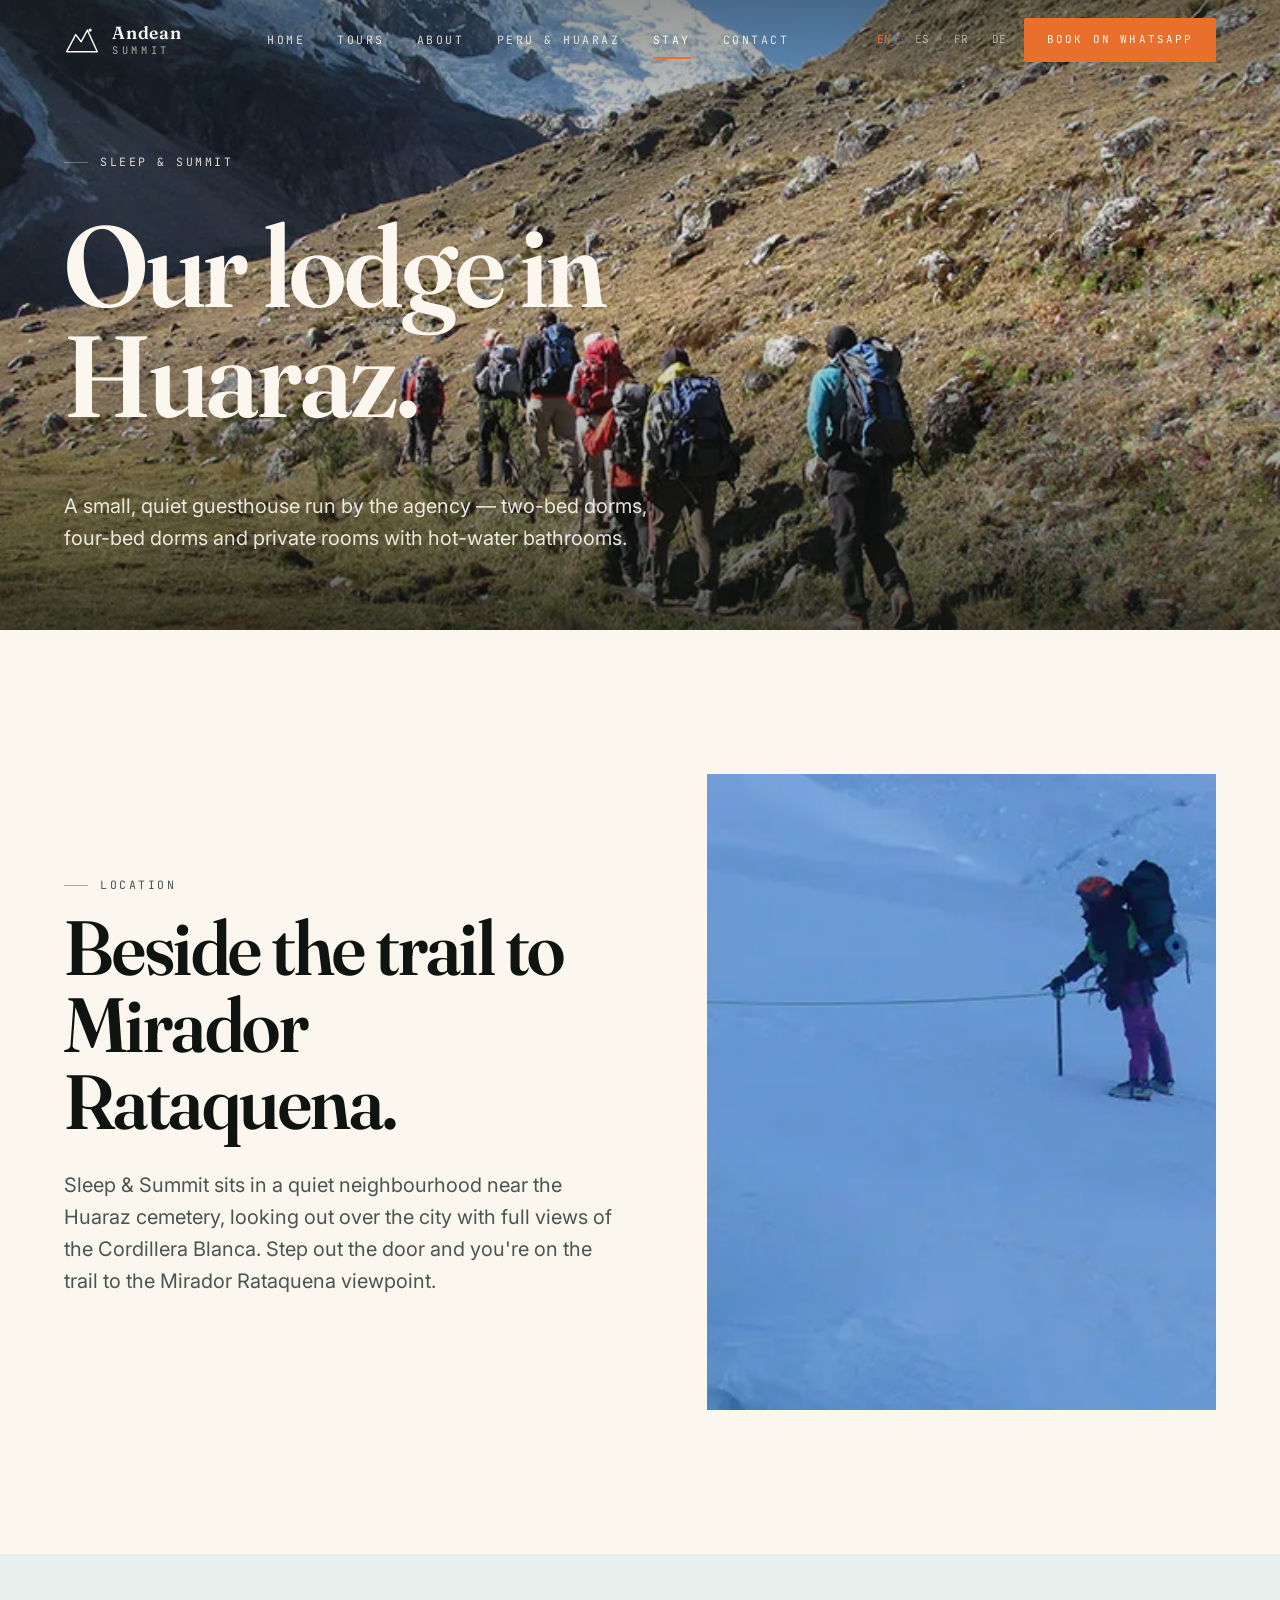
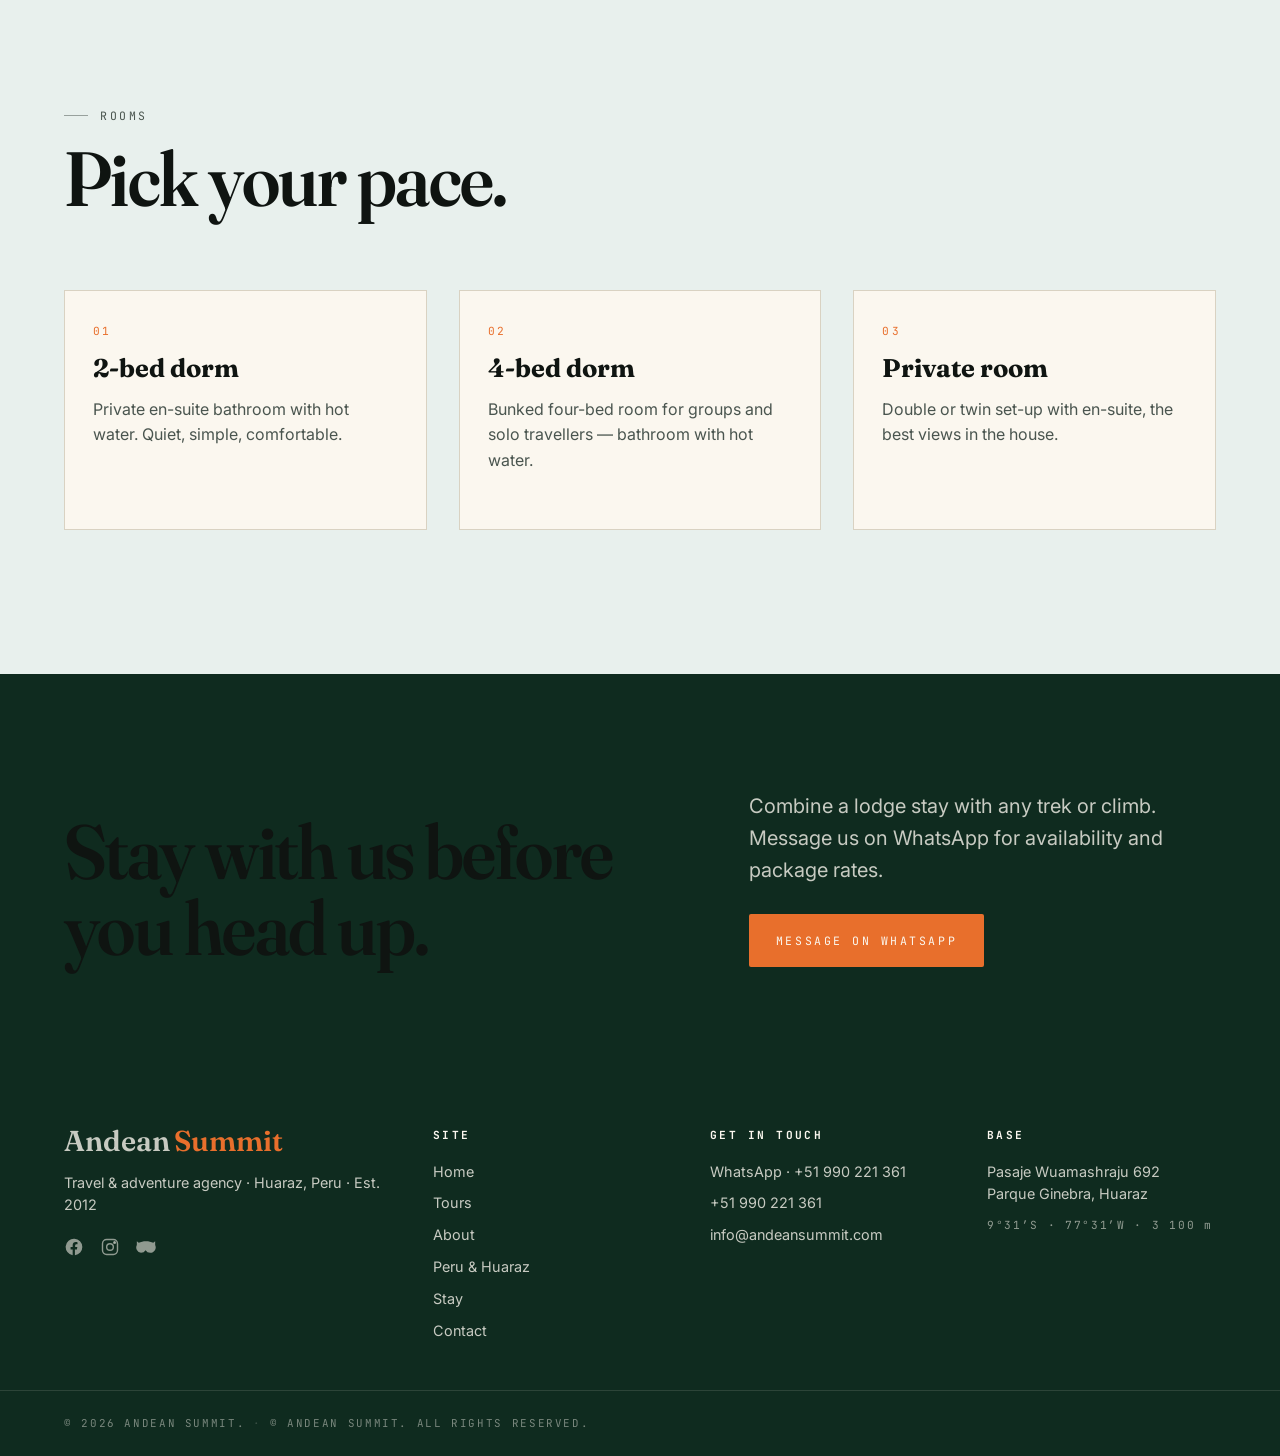
<file: accommodation.html>
<!DOCTYPE html>
<html lang="en">
<head>
  <meta charset="UTF-8">
  <meta name="viewport" content="width=device-width, initial-scale=1.0">
  <title>Sleep & Summit — Accommodation in Huaraz · Andean Summit</title>
  <meta name="description" content="Sleep & Summit — Andean Summit's small guesthouse in Huaraz. Two-bed dorms, four-bed dorms and private rooms with hot-water bathrooms.">

  <meta property="og:title" content="Sleep & Summit — Andean Summit">
  <meta property="og:image" content="images/hero/stay-hero.webp">
  <meta name="theme-color" content="#0F2B1F">

  <link rel="preconnect" href="https://fonts.googleapis.com">
  <link rel="preconnect" href="https://fonts.gstatic.com" crossorigin>
  <link href="https://fonts.googleapis.com/css2?family=Fraunces:ital,opsz,wght@0,9..144,400;0,9..144,500;0,9..144,600;0,9..144,700&family=Inter:wght@400;500;600&family=JetBrains+Mono:wght@400;500&display=swap" rel="stylesheet">

  <link rel="stylesheet" href="css/styles.css">
  <link rel="icon" href="data:image/svg+xml,%3Csvg xmlns='http://www.w3.org/2000/svg' viewBox='0 0 40 40'%3E%3Cpath d='M3 33 L13 14 L19 22 L26 9 L37 33 Z' fill='none' stroke='%23E86F2C' stroke-width='2'/%3E%3C/svg%3E">
</head>
<body data-page="accommodation">

  <div id="nav-mount"></div>

  <header class="hero hero--page" data-hero>
    <div class="hero-bg" style="background-image:url('images/hero/stay-hero.webp');" role="img" aria-label="Huaraz lodge views"></div>
    <div class="hero-inner">
      <span class="kicker" data-i18n="stay.hero.kicker">Sleep & Summit</span>
      <h1 class="display display-xl font-display" data-i18n="stay.hero.title">Our lodge in<br>Huaraz.</h1>
      <p class="lede" data-i18n="stay.hero.sub">A small, quiet guesthouse run by the agency — two-bed dorms, four-bed dorms and private rooms with hot-water bathrooms.</p>
    </div>
  </header>

  <section class="section">
    <div class="container">
      <div class="split">
        <div data-reveal>
          <span class="kicker" data-i18n="stay.location.kicker">Location</span>
          <h2 class="display display-lg font-display" style="margin-top:1rem" data-i18n="stay.location.title">Beside the trail to<br>Mirador Rataquena.</h2>
          <p class="lede" style="margin-top:1.75rem" data-i18n="stay.location.body">Sleep & Summit sits in a quiet neighbourhood near the Huaraz cemetery, looking out over the city with full views of the Cordillera Blanca. Step out the door and you're on the trail to the Mirador Rataquena viewpoint.</p>
        </div>
        <div class="split-media" data-reveal>
          <img src="images/gallery/g1.webp" alt="Huaraz view from Sleep & Summit" loading="lazy">
        </div>
      </div>
    </div>
  </section>

  <section class="section section--glacier">
    <div class="container">
      <div class="section-header" data-reveal>
        <div>
          <span class="kicker" data-i18n="stay.rooms.kicker">Rooms</span>
          <h2 class="display display-lg font-display" style="margin-top:1rem" data-i18n="stay.rooms.title">Pick your pace.</h2>
        </div>
      </div>

      <div class="rooms-grid">
        <article class="room-card" data-reveal>
          <span class="room-num">01</span>
          <h3 class="room-title" data-i18n="stay.rooms.dorm2.title">2-bed dorm</h3>
          <p class="room-body" data-i18n="stay.rooms.dorm2.body">Private en-suite bathroom with hot water. Quiet, simple, comfortable.</p>
        </article>
        <article class="room-card" data-reveal>
          <span class="room-num">02</span>
          <h3 class="room-title" data-i18n="stay.rooms.dorm4.title">4-bed dorm</h3>
          <p class="room-body" data-i18n="stay.rooms.dorm4.body">Bunked four-bed room for groups and solo travellers — bathroom with hot water.</p>
        </article>
        <article class="room-card" data-reveal>
          <span class="room-num">03</span>
          <h3 class="room-title" data-i18n="stay.rooms.private.title">Private room</h3>
          <p class="room-body" data-i18n="stay.rooms.private.body">Double or twin set-up with en-suite, the best views in the house.</p>
        </article>
      </div>
    </div>
  </section>

  <section class="cta-band">
    <div class="cta-inner">
      <h2 class="display display-lg font-display" data-i18n="stay.cta.title">Stay with us before<br>you head up.</h2>
      <div>
        <p class="lede" style="color:rgba(251,247,239,.78); margin-bottom:1.75rem" data-i18n="stay.cta.body">Combine a lodge stay with any trek or climb. Message us on WhatsApp for availability and package rates.</p>
        <a href="https://wa.me/51990221361?text=Hola%2C%20quisiera%20reservar%20en%20Sleep%20%26%20Summit." target="_blank" rel="noopener" class="btn btn-primary" data-i18n="home.cta.button">Message on WhatsApp</a>
      </div>
    </div>
  </section>

  <div id="footer-mount"></div>

  <script src="js/translations.js"></script>
  <script src="js/components.js"></script>
  <script src="js/main.js"></script>
</body>
</html>
</file>
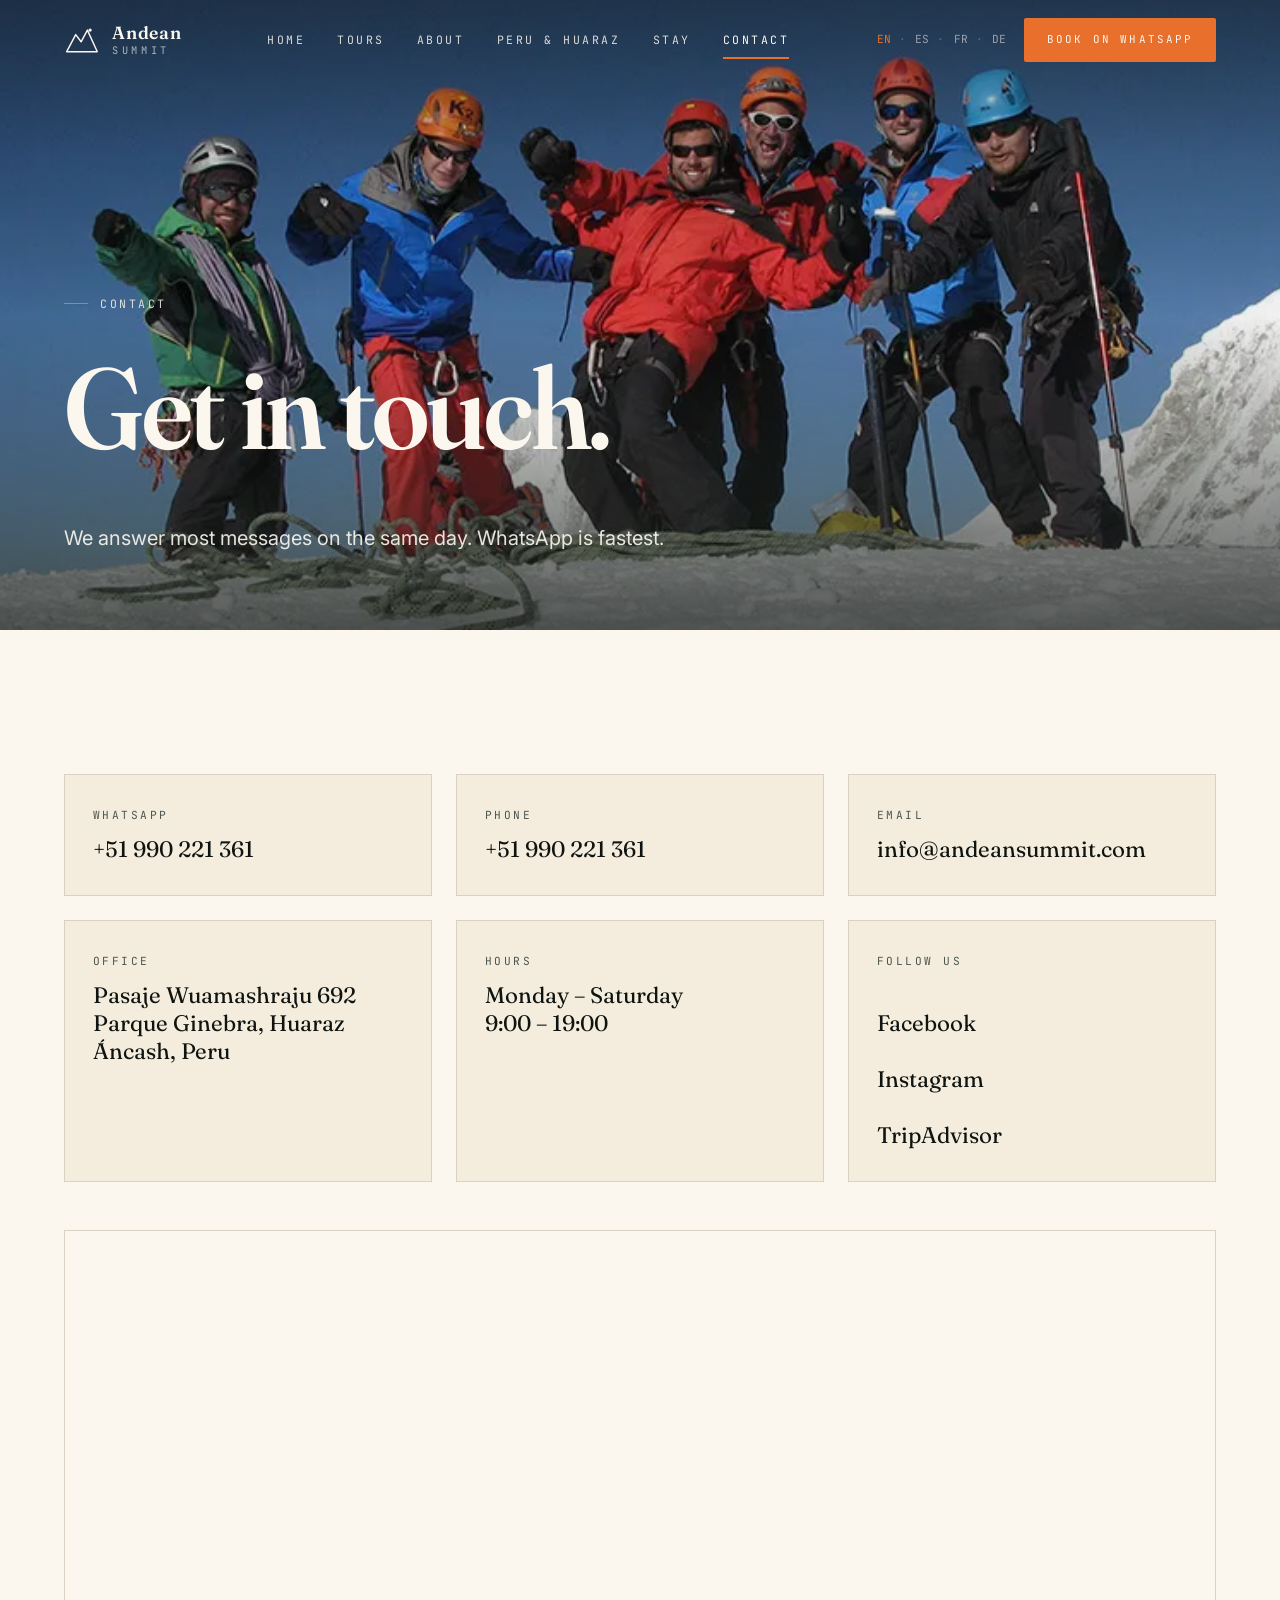
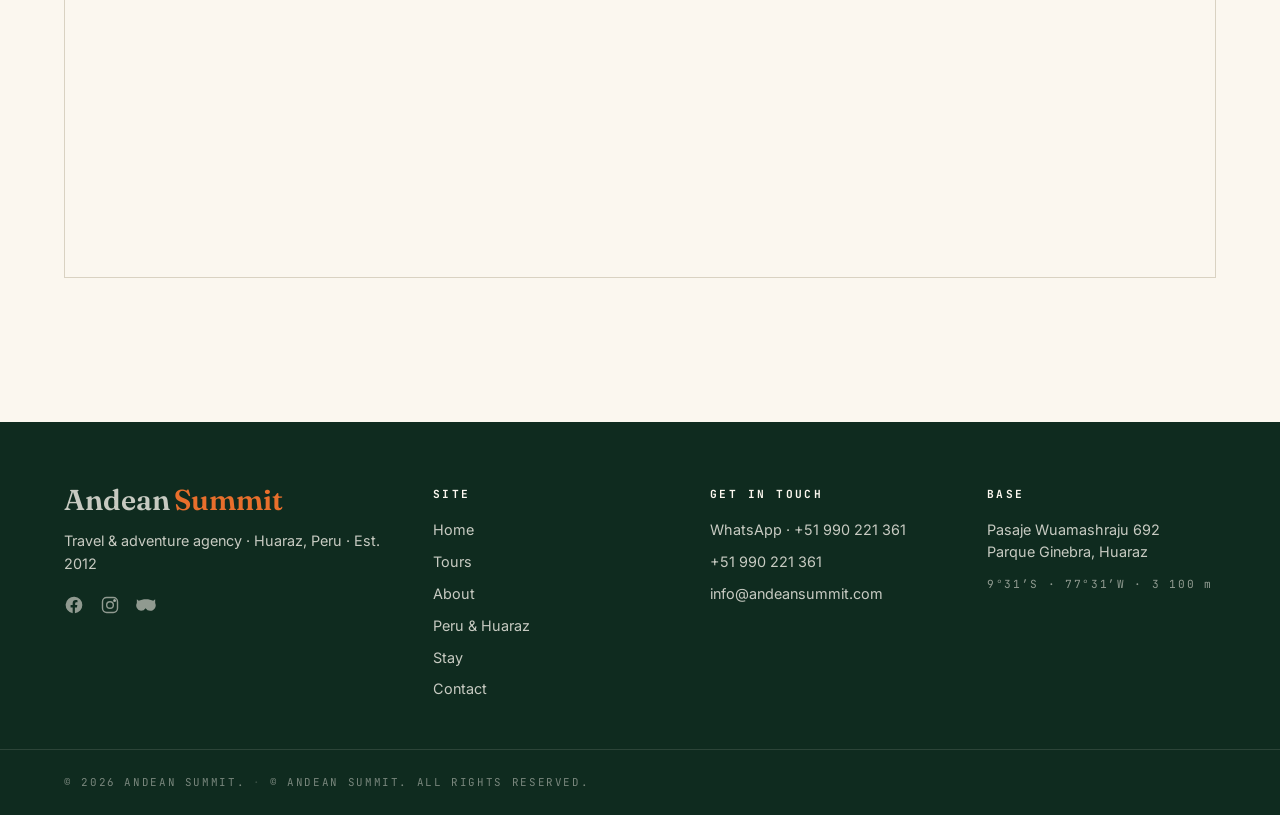
<file: contact.html>
<!DOCTYPE html>
<html lang="en">
<head>
  <meta charset="UTF-8">
  <meta name="viewport" content="width=device-width, initial-scale=1.0">
  <title>Contact — Andean Summit</title>
  <meta name="description" content="Get in touch with Andean Summit — WhatsApp, phone, email and our office in Huaraz, Peru. Most enquiries answered the same day.">

  <meta property="og:title" content="Contact — Andean Summit">
  <meta property="og:image" content="images/hero/contact-hero.webp">
  <meta name="theme-color" content="#0F2B1F">

  <link rel="preconnect" href="https://fonts.googleapis.com">
  <link rel="preconnect" href="https://fonts.gstatic.com" crossorigin>
  <link href="https://fonts.googleapis.com/css2?family=Fraunces:ital,opsz,wght@0,9..144,400;0,9..144,500;0,9..144,600;0,9..144,700&family=Inter:wght@400;500;600&family=JetBrains+Mono:wght@400;500&display=swap" rel="stylesheet">

  <link rel="stylesheet" href="css/styles.css">
  <link rel="icon" href="data:image/svg+xml,%3Csvg xmlns='http://www.w3.org/2000/svg' viewBox='0 0 40 40'%3E%3Cpath d='M3 33 L13 14 L19 22 L26 9 L37 33 Z' fill='none' stroke='%23E86F2C' stroke-width='2'/%3E%3C/svg%3E">
</head>
<body data-page="contact">

  <div id="nav-mount"></div>

  <header class="hero hero--page" data-hero>
    <div class="hero-bg" style="background-image:url('images/hero/contact-hero.webp');" role="img" aria-label="Cordillera Blanca light"></div>
    <div class="hero-inner">
      <span class="kicker" data-i18n="contact.hero.kicker">Contact</span>
      <h1 class="display display-xl font-display" data-i18n="contact.hero.title">Get in touch.</h1>
      <p class="lede" data-i18n="contact.hero.sub">We answer most messages on the same day. WhatsApp is fastest.</p>
    </div>
  </header>

  <section class="section">
    <div class="container">
      <div class="contact-grid">

        <div class="contact-card" data-reveal>
          <span class="label" data-i18n="contact.whatsapp.label">WhatsApp</span>
          <p class="value"><a href="https://wa.me/51990221361?text=Hola%20Andean%20Summit" target="_blank" rel="noopener">+51 990 221 361</a></p>
        </div>

        <div class="contact-card" data-reveal>
          <span class="label" data-i18n="contact.phone.label">Phone</span>
          <p class="value"><a href="tel:+51990221361">+51 990 221 361</a></p>
        </div>

        <div class="contact-card" data-reveal>
          <span class="label" data-i18n="contact.email.label">Email</span>
          <p class="value"><a href="mailto:info@andeansummit.com">info@andeansummit.com</a></p>
        </div>

        <div class="contact-card" data-reveal>
          <span class="label" data-i18n="contact.address.label">Office</span>
          <p class="value" data-i18n="contact.address.body">Pasaje Wuamashraju 692
Parque Ginebra, Huaraz
Áncash, Peru</p>
        </div>

        <div class="contact-card" data-reveal>
          <span class="label" data-i18n="contact.hours.label">Hours</span>
          <p class="value" data-i18n="contact.hours.body">Monday – Saturday
9:00 – 19:00</p>
        </div>

        <div class="contact-card" data-reveal>
          <span class="label" data-i18n="contact.social.label">Follow us</span>
          <p class="value">
            <a href="https://www.facebook.com/andean.summit" target="_blank" rel="noopener">Facebook</a><br>
            <a href="https://www.instagram.com/andeansummit/" target="_blank" rel="noopener">Instagram</a><br>
            <a href="http://www.tripadvisor.es/Attraction_Review-g304039-d3202294-Reviews-Andean_Summit-Huaraz_Ancash_Region.html" target="_blank" rel="noopener">TripAdvisor</a>
          </p>
        </div>

      </div>

      <div class="map-wrap" style="margin-top:3rem" data-reveal>
        <iframe
          src="https://www.openstreetmap.org/export/embed.html?bbox=-77.535%2C-9.535%2C-77.515%2C-9.520&layer=mapnik&marker=-9.527%2C-77.525"
          title="Andean Summit office, Huaraz"
          loading="lazy"></iframe>
      </div>
    </div>
  </section>

  <div id="footer-mount"></div>

  <script src="js/translations.js"></script>
  <script src="js/components.js"></script>
  <script src="js/main.js"></script>
</body>
</html>
</file>
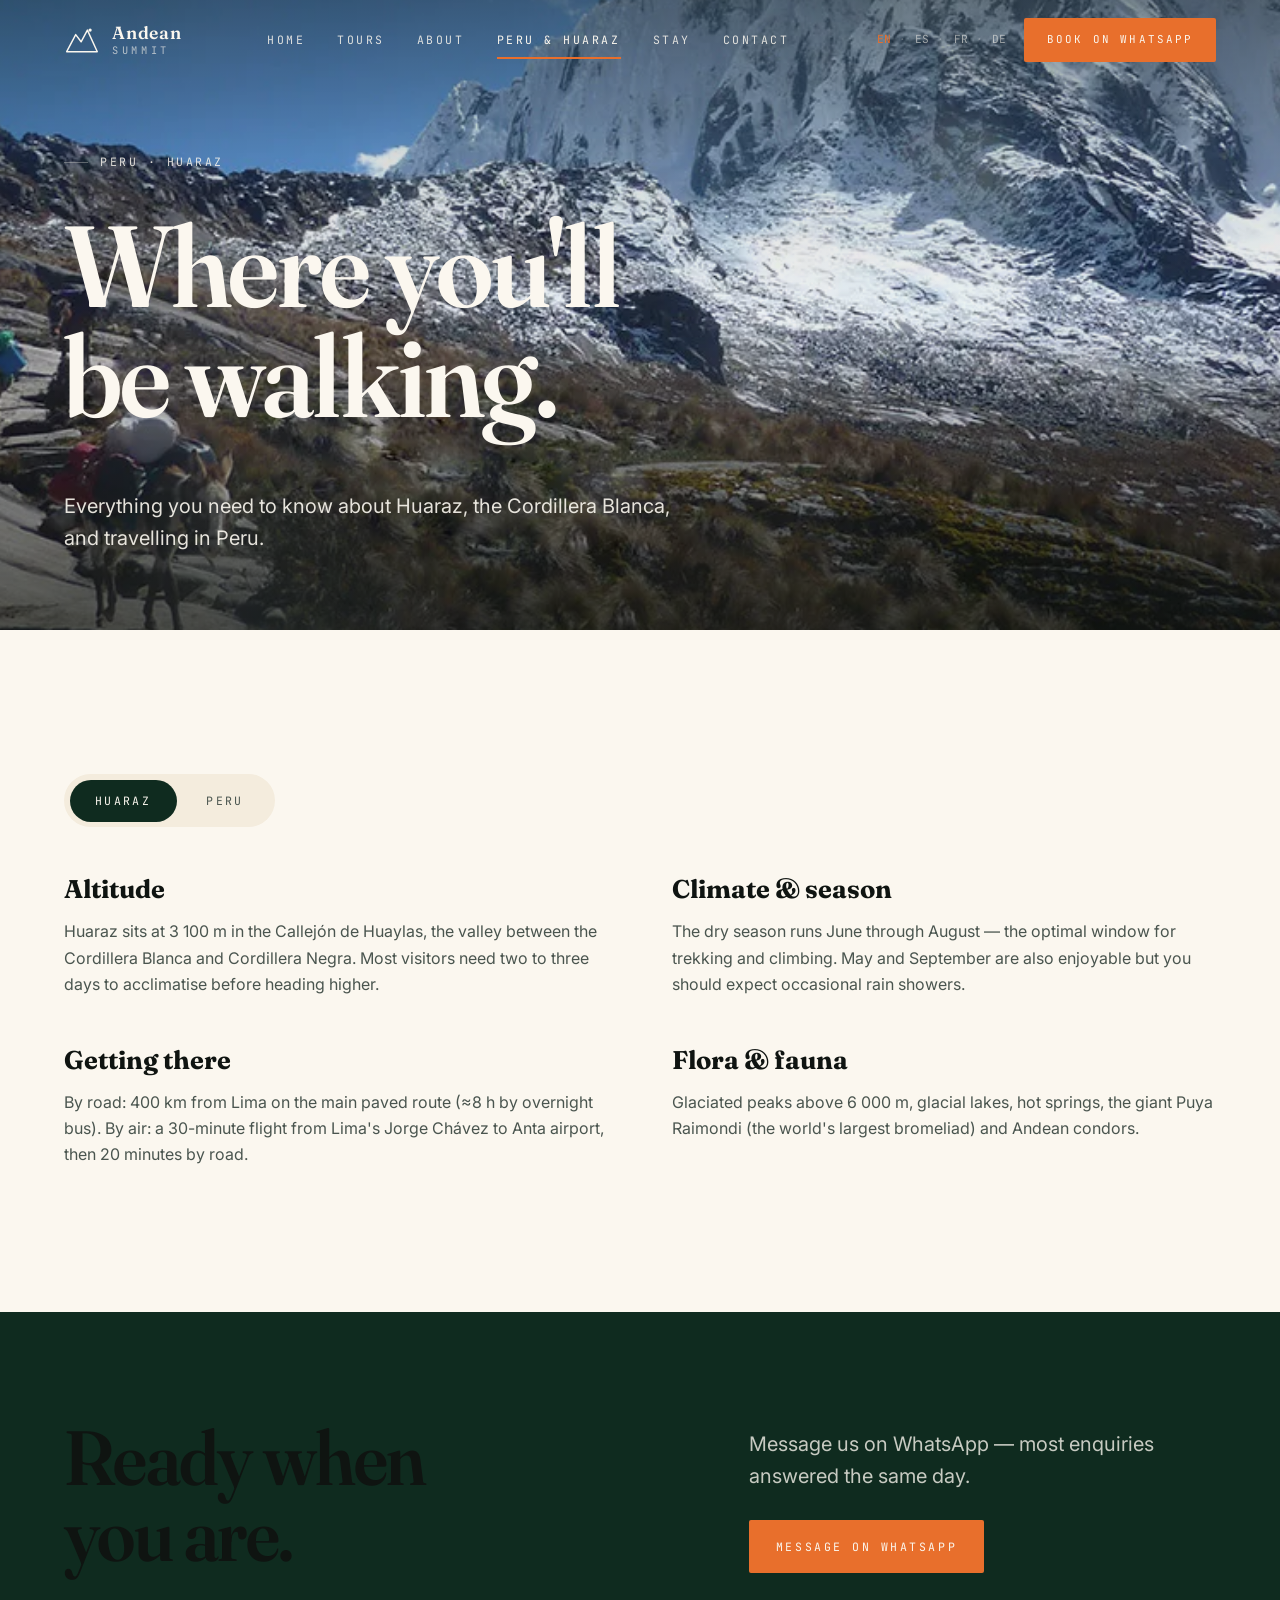
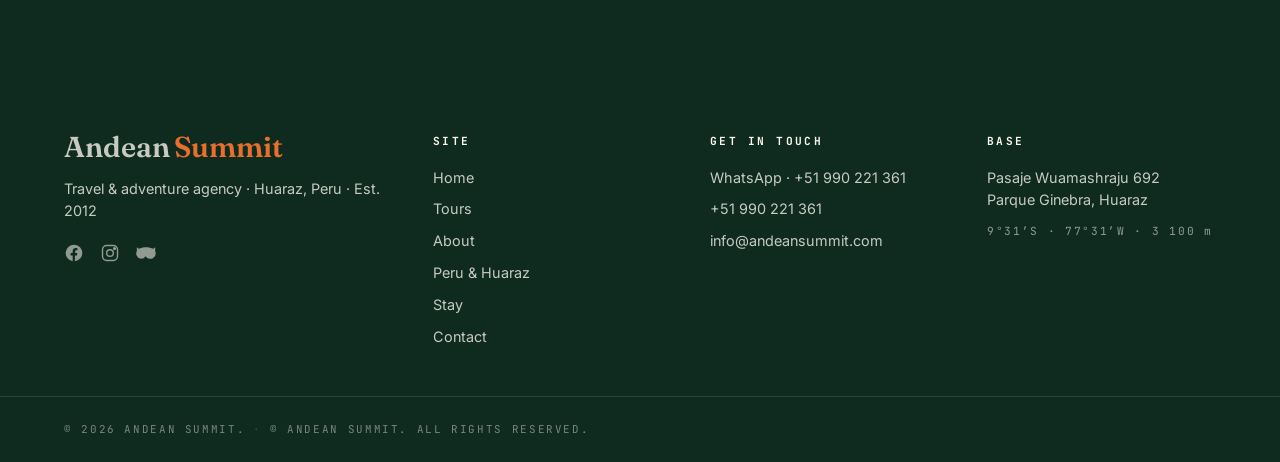
<file: history.html>
<!DOCTYPE html>
<html lang="en">
<head>
  <meta charset="UTF-8">
  <meta name="viewport" content="width=device-width, initial-scale=1.0">
  <title>Peru & Huaraz Info — Andean Summit</title>
  <meta name="description" content="Everything you need to know about Huaraz, the Cordillera Blanca, and travelling in Peru — altitude, climate, currency, language and visa.">

  <meta property="og:title" content="Peru & Huaraz Info — Andean Summit">
  <meta property="og:image" content="images/hero/history-hero.webp">
  <meta name="theme-color" content="#0F2B1F">

  <link rel="preconnect" href="https://fonts.googleapis.com">
  <link rel="preconnect" href="https://fonts.gstatic.com" crossorigin>
  <link href="https://fonts.googleapis.com/css2?family=Fraunces:ital,opsz,wght@0,9..144,400;0,9..144,500;0,9..144,600;0,9..144,700&family=Inter:wght@400;500;600&family=JetBrains+Mono:wght@400;500&display=swap" rel="stylesheet">

  <link rel="stylesheet" href="css/styles.css">
  <link rel="icon" href="data:image/svg+xml,%3Csvg xmlns='http://www.w3.org/2000/svg' viewBox='0 0 40 40'%3E%3Cpath d='M3 33 L13 14 L19 22 L26 9 L37 33 Z' fill='none' stroke='%23E86F2C' stroke-width='2'/%3E%3C/svg%3E">
</head>
<body data-page="history">

  <div id="nav-mount"></div>

  <header class="hero hero--page" data-hero>
    <div class="hero-bg" style="background-image:url('images/hero/history-hero.webp');" role="img" aria-label="Cordillera Blanca panorama"></div>
    <div class="hero-inner">
      <span class="kicker" data-i18n="history.hero.kicker">Peru · Huaraz</span>
      <h1 class="display display-xl font-display" data-i18n="history.hero.title">Where you'll<br>be walking.</h1>
      <p class="lede" data-i18n="history.hero.sub">Everything you need to know about Huaraz, the Cordillera Blanca, and travelling in Peru.</p>
    </div>
  </header>

  <section class="section">
    <div class="container">
      <div data-reveal>
        <div class="tabs" role="tablist">
          <button class="tab-btn is-active" data-tab="huaraz" data-i18n="history.tab.huaraz">Huaraz</button>
          <button class="tab-btn" data-tab="peru" data-i18n="history.tab.peru">Peru</button>
        </div>
      </div>

      <div id="tab-huaraz" class="info-grid" data-reveal>
        <div class="info-block">
          <h3 data-i18n="history.huaraz.altitude.title">Altitude</h3>
          <p data-i18n="history.huaraz.altitude.body">Huaraz sits at 3 100 m in the Callejón de Huaylas, the valley between the Cordillera Blanca and Cordillera Negra. Most visitors need two to three days to acclimatise before heading higher.</p>
        </div>
        <div class="info-block">
          <h3 data-i18n="history.huaraz.climate.title">Climate & season</h3>
          <p data-i18n="history.huaraz.climate.body">The dry season runs June through August — the optimal window for trekking and climbing. May and September are also enjoyable but you should expect occasional rain showers.</p>
        </div>
        <div class="info-block">
          <h3 data-i18n="history.huaraz.getting.title">Getting there</h3>
          <p data-i18n="history.huaraz.getting.body">By road: 400 km from Lima on the main paved route (≈8 h by overnight bus). By air: a 30-minute flight from Lima's Jorge Chávez to Anta airport, then 20 minutes by road.</p>
        </div>
        <div class="info-block">
          <h3 data-i18n="history.huaraz.flora.title">Flora & fauna</h3>
          <p data-i18n="history.huaraz.flora.body">Glaciated peaks above 6 000 m, glacial lakes, hot springs, the giant Puya Raimondi (the world's largest bromeliad) and Andean condors.</p>
        </div>
      </div>

      <div id="tab-peru" class="info-grid" style="display:none" data-reveal>
        <div class="info-block">
          <h3 data-i18n="history.peru.geography.title">Geography</h3>
          <p data-i18n="history.peru.geography.body">Peru spans coast, Andes and Amazon. The Cordillera Blanca is the highest tropical mountain range on earth, with 33 peaks above 5 500 m within a 180 km stretch.</p>
        </div>
        <div class="info-block">
          <h3 data-i18n="history.peru.currency.title">Currency</h3>
          <p data-i18n="history.peru.currency.body">Peruvian Sol (PEN). ATMs are widely available in Huaraz; bring small notes for rural villages. USD is accepted by most agencies.</p>
        </div>
        <div class="info-block">
          <h3 data-i18n="history.peru.language.title">Language</h3>
          <p data-i18n="history.peru.language.body">Spanish is the national language; Quechua is widely spoken in the Andes. Our guides operate in English, Spanish and French.</p>
        </div>
        <div class="info-block">
          <h3 data-i18n="history.peru.visa.title">Visa</h3>
          <p data-i18n="history.peru.visa.body">Most European, North American, Australian and New Zealand citizens enter Peru visa-free for up to 183 days. Always confirm requirements with your embassy before travel.</p>
        </div>
      </div>
    </div>
  </section>

  <section class="cta-band">
    <div class="cta-inner">
      <h2 class="display display-lg font-display" data-i18n="home.cta.title">Ready when<br>you are.</h2>
      <div>
        <p class="lede" style="color:rgba(251,247,239,.78); margin-bottom:1.75rem" data-i18n="home.cta.sub">Message us on WhatsApp — most enquiries answered the same day.</p>
        <a href="https://wa.me/51990221361?text=Hola%20Andean%20Summit" target="_blank" rel="noopener" class="btn btn-primary" data-i18n="home.cta.button">Message on WhatsApp</a>
      </div>
    </div>
  </section>

  <div id="footer-mount"></div>

  <script src="js/translations.js"></script>
  <script src="js/components.js"></script>
  <script src="js/main.js"></script>
  <script>
    // tab toggle (page-local)
    document.querySelectorAll('.tab-btn').forEach(btn => {
      btn.addEventListener('click', () => {
        document.querySelectorAll('.tab-btn').forEach(b => b.classList.remove('is-active'));
        btn.classList.add('is-active');
        const id = btn.getAttribute('data-tab');
        document.getElementById('tab-huaraz').style.display = id === 'huaraz' ? '' : 'none';
        document.getElementById('tab-peru').style.display   = id === 'peru'   ? '' : 'none';
      });
    });
  </script>
</body>
</html>
</file>
<file: css/styles.css>
/* ============================================================
   Andean Summit — editorial / cinematic styles
   Mobile-first. Desktop refinements at md (≥768px), lg (≥1024px).
   ============================================================ */

/* ============================================================
   HOME PAGE — EXPEDITION-LOG TREATMENT
   (kept at the bottom of the file in its own block,
    everything above remains the shared base theme)
   ============================================================ */

:root {
  --forest:        #1B4332;
  --forest-light:  #2D6A4F;
  --forest-dark:   #0F2B1F;
  --alpine:        #E86F2C;
  --alpine-dark:   #C65A1E;
  --glacier:       #E8F0ED;
  --cream:         #FBF7EF;
  --cream-warm:    #F4ECDD;
  --ink:           #0F1411;
  --ink-soft:      #4A554F;
  --line:          #D9D2C2;
  --shadow-1:      0 1px 2px rgba(15,20,17,.06);
  --shadow-2:      0 24px 60px -20px rgba(15,20,17,.25);
  --max:           1440px;
  --pad:           1.25rem;
  --pad-md:        2.5rem;
  --pad-lg:        4rem;
  --radius:        2px;
  --t-fast:        .25s ease;
  --t-base:        .4s cubic-bezier(.2,.7,.2,1);
  --t-slow:        .8s cubic-bezier(.2,.7,.2,1);
}

*, *::before, *::after { box-sizing: border-box; }
html { scroll-behavior: smooth; -webkit-text-size-adjust: 100%; }
body {
  margin: 0;
  font-family: 'Inter', system-ui, -apple-system, 'Segoe UI', sans-serif;
  background: var(--cream);
  color: var(--ink);
  line-height: 1.55;
  -webkit-font-smoothing: antialiased;
  text-rendering: optimizeLegibility;
}

img, svg, video { max-width: 100%; height: auto; display: block; }
a { color: inherit; }

::selection { background: var(--alpine); color: var(--cream); }

/* ============ TYPOGRAPHY ============ */
.font-display { font-family: 'Fraunces', 'Times New Roman', serif; font-optical-sizing: auto; }
.font-mono { font-family: 'JetBrains Mono', ui-monospace, monospace; }

.kicker {
  font-family: 'JetBrains Mono', monospace;
  font-size: .72rem;
  letter-spacing: .22em;
  text-transform: uppercase;
  color: var(--ink-soft);
  display: inline-flex;
  align-items: center;
  gap: .75rem;
}
.kicker::before {
  content: '';
  width: 24px; height: 1px; background: currentColor; opacity: .5;
}

.display {
  font-family: 'Fraunces', serif;
  font-weight: 600;
  font-variation-settings: 'opsz' 144, 'SOFT' 30;
  letter-spacing: -.02em;
  line-height: 1;
  color: var(--ink);
  margin: 0;
}
.display-xl { font-size: clamp(2.5rem, 9vw, 7.5rem); line-height: .95; }
.display-lg { font-size: clamp(2.25rem, 6vw, 5.5rem); }
.display-md { font-size: clamp(1.75rem, 4.2vw, 3.5rem); line-height: 1.05; }

.lede {
  font-size: clamp(1rem, 1.6vw, 1.25rem);
  line-height: 1.6;
  color: var(--ink-soft);
  max-width: 56ch;
}

/* ============ LAYOUT PRIMITIVES ============ */
.container {
  width: 100%;
  max-width: var(--max);
  margin: 0 auto;
  padding: 0 var(--pad);
}
@media (min-width: 768px)  { .container { padding: 0 var(--pad-md); } }
@media (min-width: 1024px) { .container { padding: 0 var(--pad-lg); } }

.section {
  padding: 5rem 0;
}
@media (min-width: 768px)  { .section { padding: 7rem 0; } }
@media (min-width: 1024px) { .section { padding: 9rem 0; } }

.section--tight  { padding: 3.5rem 0; }
@media (min-width: 768px) { .section--tight { padding: 5rem 0; } }

.section--dark  { background: var(--forest-dark); color: var(--cream); }
.section--dark .kicker { color: rgba(251,247,239,.6); }
.section--dark .display { color: var(--cream); }
.section--dark .lede { color: rgba(251,247,239,.78); }

.section--glacier { background: var(--glacier); }
.section--warm    { background: var(--cream-warm); }

/* ============ NAV ============ */
.navbar {
  position: fixed; top: 0; left: 0; right: 0; z-index: 50;
  transition: background var(--t-base), color var(--t-base), backdrop-filter var(--t-base), border var(--t-base);
  color: var(--cream);
  border-bottom: 1px solid transparent;
}
.navbar.is-scrolled,
.navbar.is-solid {
  background: rgba(251,247,239,.88);
  backdrop-filter: saturate(160%) blur(14px);
  color: var(--ink);
  border-bottom-color: var(--line);
}
.nav-inner {
  max-width: var(--max);
  margin: 0 auto;
  padding: 1rem var(--pad);
  display: flex; align-items: center; justify-content: space-between;
  gap: 2rem;
}
@media (min-width: 1024px) { .nav-inner { padding: 1.1rem var(--pad-lg); } }

.nav-logo { display: flex; align-items: center; gap: .75rem; text-decoration: none; color: inherit; }
.nav-wordmark { display: flex; flex-direction: column; line-height: 1; letter-spacing: .05em; }
.nav-wordmark .wm-1 { font-family: 'Fraunces', serif; font-weight: 600; font-size: 1.1rem; }
.nav-wordmark .wm-2 { font-family: 'JetBrains Mono', monospace; font-size: .65rem; letter-spacing: .35em; text-transform: uppercase; opacity: .65; margin-top: .2rem; }

.nav-links { display: none; align-items: center; gap: 2rem; }
@media (min-width: 1024px) { .nav-links { display: flex; } }
.nav-link {
  font-family: 'JetBrains Mono', monospace;
  font-size: .72rem;
  letter-spacing: .22em;
  text-transform: uppercase;
  text-decoration: none;
  color: inherit;
  position: relative;
  padding: .25rem 0;
  opacity: .85;
  transition: opacity var(--t-fast);
}
.nav-link:hover { opacity: 1; }
.nav-link.is-active { opacity: 1; }
.nav-link.is-active::after {
  content: ''; position: absolute; bottom: -6px; left: 0; right: 0;
  height: 2px; background: var(--alpine);
}

.nav-right { display: flex; align-items: center; gap: 1rem; }

.lang-switch {
  display: none;
  align-items: center;
  gap: .35rem;
  font-family: 'JetBrains Mono', monospace;
  font-size: .7rem;
  letter-spacing: .12em;
  text-transform: uppercase;
}
@media (min-width: 1024px) { .lang-switch { display: inline-flex; } }
.lang-switch button {
  background: none; border: none; padding: .3rem .15rem;
  font: inherit; color: inherit; cursor: pointer;
  opacity: .55; transition: opacity var(--t-fast), color var(--t-fast);
}
.lang-switch button:hover { opacity: 1; }
.lang-switch button.is-active { opacity: 1; color: var(--alpine); }
.lang-switch span { opacity: .25; }

.nav-cta {
  display: none;
  background: var(--alpine);
  color: var(--cream);
  font-family: 'JetBrains Mono', monospace;
  font-size: .68rem;
  letter-spacing: .2em;
  text-transform: uppercase;
  padding: .85rem 1.4rem;
  text-decoration: none;
  transition: background var(--t-fast), transform var(--t-fast);
  border-radius: var(--radius);
}
@media (min-width: 1024px) { .nav-cta { display: inline-flex; } }
.nav-cta:hover { background: var(--alpine-dark); transform: translateY(-1px); }

.nav-toggle {
  display: inline-flex; flex-direction: column; gap: 5px;
  background: none; border: none; padding: .5rem; cursor: pointer; color: inherit;
}
.nav-toggle span {
  width: 24px; height: 2px; background: currentColor; border-radius: 1px;
}
@media (min-width: 1024px) { .nav-toggle { display: none; } }

/* ============ MOBILE MENU ============ */
.mobile-menu {
  position: fixed; inset: 0; z-index: 60;
  background: var(--forest-dark);
  color: var(--cream);
  transform: translateX(100%);
  transition: transform var(--t-slow);
  display: flex; flex-direction: column;
  padding: 1.4rem var(--pad) 2rem;
  overflow-y: auto;
}
.mobile-menu.is-open { transform: translateX(0); }
.mob-head { display: flex; justify-content: space-between; align-items: center; }
.mob-mark { font-family: 'Fraunces', serif; font-size: 1rem; letter-spacing: .12em; text-transform: uppercase; }
.mob-head button { background: none; border: none; color: inherit; cursor: pointer; }

.mob-links {
  display: flex; flex-direction: column; gap: 1.5rem;
  margin-top: 3rem;
}
.mob-link {
  font-family: 'Fraunces', serif;
  font-weight: 500;
  font-size: clamp(2.25rem, 8vw, 3.5rem);
  letter-spacing: -.01em;
  line-height: 1;
  text-decoration: none;
  color: var(--cream);
  opacity: .82;
}
.mob-link.is-active { color: var(--alpine); opacity: 1; }

.mob-foot { margin-top: auto; display: flex; flex-direction: column; gap: 1.25rem; padding-top: 2rem; }
.mob-foot .lang-switch { display: inline-flex; }
.mob-cta {
  background: var(--alpine);
  color: var(--cream);
  text-align: center;
  font-family: 'JetBrains Mono', monospace;
  font-size: .75rem;
  letter-spacing: .2em;
  text-transform: uppercase;
  padding: 1.1rem 1.4rem;
  text-decoration: none;
  border-radius: var(--radius);
}

/* ============ HERO ============ */
.hero {
  position: relative;
  min-height: 100svh;
  display: flex; align-items: flex-end;
  color: var(--cream);
  overflow: hidden;
  isolation: isolate;
}
.hero-bg {
  position: absolute; inset: 0; z-index: -2;
  background-size: cover; background-position: center;
  transform: scale(1.06);
}
.hero::after {
  content: ''; position: absolute; inset: 0; z-index: -1;
  background:
    linear-gradient(180deg, rgba(15,20,17,.45) 0%, rgba(15,20,17,.15) 25%, rgba(15,20,17,.05) 50%, rgba(15,20,17,.7) 100%);
}
.hero-inner {
  width: 100%; max-width: var(--max);
  margin: 0 auto;
  padding: 8rem var(--pad) 4rem;
  display: grid;
  gap: 1.75rem;
}
@media (min-width: 768px) { .hero-inner { padding: 8rem var(--pad-md) 5rem; gap: 2rem; } }
@media (min-width: 1024px){ .hero-inner { padding: 8rem var(--pad-lg) 6rem; gap: 2.5rem; } }

.hero .kicker { color: rgba(251,247,239,.85); }
.hero .kicker::before { background: rgba(251,247,239,.6); }
.hero h1 { color: var(--cream); max-width: 14ch; }
.hero .lede { color: rgba(251,247,239,.9); max-width: 48ch; }

.hero-actions { display: flex; flex-wrap: wrap; gap: 1rem; align-items: center; padding-top: .5rem; }
.btn {
  display: inline-flex; align-items: center; gap: .6rem;
  padding: 1.05rem 1.6rem;
  text-decoration: none;
  font-family: 'JetBrains Mono', monospace;
  font-size: .72rem;
  letter-spacing: .22em;
  text-transform: uppercase;
  border-radius: var(--radius);
  transition: transform var(--t-fast), background var(--t-fast), color var(--t-fast);
  border: 1px solid transparent;
  cursor: pointer;
}
.btn:hover { transform: translateY(-1px); }
.btn-primary { background: var(--alpine); color: var(--cream); }
.btn-primary:hover { background: var(--alpine-dark); }
.btn-ghost { background: transparent; color: var(--cream); border-color: rgba(251,247,239,.4); }
.btn-ghost:hover { background: rgba(251,247,239,.08); border-color: rgba(251,247,239,.7); }
.btn-dark { background: var(--ink); color: var(--cream); }
.btn-dark:hover { background: var(--forest-dark); }

.hero-scroll {
  position: absolute; bottom: 2rem; right: var(--pad);
  font-family: 'JetBrains Mono', monospace; font-size: .65rem;
  letter-spacing: .25em; text-transform: uppercase;
  color: rgba(251,247,239,.75);
  display: none;
  align-items: center; gap: .75rem;
}
@media (min-width: 768px) { .hero-scroll { display: inline-flex; right: var(--pad-md); } }
@media (min-width: 1024px){ .hero-scroll { right: var(--pad-lg); } }
.hero-scroll::after {
  content: ''; width: 1px; height: 36px; background: rgba(251,247,239,.4);
  animation: scrollPulse 1.8s ease-in-out infinite;
}
@keyframes scrollPulse {
  0%,100% { transform: scaleY(1); opacity: .6; }
  50%     { transform: scaleY(1.6); opacity: 1; }
}

/* Sub-page hero (shorter) */
.hero--page { min-height: 70svh; }
.hero--page .hero-inner { padding-top: 7rem; padding-bottom: 3.5rem; }

/* ============ SECTION HEADER ============ */
.section-header {
  display: grid; gap: 1.5rem;
  margin-bottom: 3rem;
}
@media (min-width: 768px) {
  .section-header { gap: 2rem; margin-bottom: 4.5rem; grid-template-columns: 1fr 1fr; align-items: end; }
  .section-header .lede { justify-self: end; }
}

/* ============ STATS BAND ============ */
.stats-band {
  padding: 3rem 0;
  border-bottom: 1px solid var(--line);
}
@media (min-width: 768px) { .stats-band { padding: 4.5rem 0; } }
.stats-grid {
  display: grid;
  gap: 2.5rem 1rem;
  grid-template-columns: repeat(2, 1fr);
  text-align: center;
}
@media (min-width: 768px) { .stats-grid { grid-template-columns: repeat(4, 1fr); gap: 1.5rem; } }
.stat {
  display: flex; flex-direction: column;
  align-items: center; gap: .5rem;
}
.stat-num {
  font-size: clamp(2.75rem, 6vw, 4.75rem);
  font-weight: 600;
  line-height: 1;
  letter-spacing: -.03em;
  color: var(--forest-dark);
  display: inline-flex; align-items: baseline; gap: .05em;
}
.stat-num sup { font-size: .55em; vertical-align: super; color: var(--alpine); font-weight: 500; }
.stat-unit { font-size: .45em; font-weight: 500; color: var(--ink-soft); margin-left: .1em; }
.stat-label {
  font-family: 'JetBrains Mono', monospace;
  font-size: .7rem;
  letter-spacing: .2em;
  text-transform: uppercase;
  color: var(--ink-soft);
  max-width: 18ch;
}

/* ============ FIVE CATEGORIES ============ */
.cat-grid {
  display: grid; gap: 1.25rem;
}
@media (min-width: 640px) { .cat-grid { grid-template-columns: repeat(2, 1fr); } }
@media (min-width: 1024px){ .cat-grid { grid-template-columns: repeat(5, 1fr); gap: 1.5rem; } }

.cat-card {
  position: relative;
  background: var(--cream-warm);
  padding: 1.75rem 1.5rem 1.5rem;
  display: flex; flex-direction: column; gap: 1rem;
  min-height: 240px;
  border: 1px solid var(--line);
  transition: transform var(--t-base), background var(--t-base), border-color var(--t-base), color var(--t-base);
  overflow: hidden;
}
.cat-card:hover { transform: translateY(-4px); background: var(--forest-dark); color: var(--cream); border-color: var(--forest-dark); }
.cat-card:hover .cat-num { color: var(--alpine); }
.cat-num {
  font-family: 'JetBrains Mono', monospace; font-size: .7rem; letter-spacing: .2em; color: var(--alpine);
  transition: color var(--t-base);
}
.cat-name { font-family: 'Fraunces', serif; font-size: 1.7rem; line-height: 1.1; margin: 0; letter-spacing: -.01em; }
.cat-body { font-size: .92rem; line-height: 1.5; color: var(--ink-soft); margin: 0; }
.cat-card:hover .cat-body { color: rgba(251,247,239,.75); }
.cat-arrow { margin-top: auto; align-self: flex-end; opacity: 0; transform: translate(-6px,6px); transition: all var(--t-base); }
.cat-card:hover .cat-arrow { opacity: 1; transform: translate(0,0); }

/* ============ FEATURED / TOUR CARDS ============ */
.tour-grid {
  display: grid; gap: 3rem 2rem;
}
@media (min-width: 640px) { .tour-grid { grid-template-columns: repeat(2, 1fr); gap: 3.5rem 2.25rem; } }
@media (min-width: 1024px){ .tour-grid { grid-template-columns: repeat(3, 1fr); gap: 4rem 2.5rem; } }

/* ============ DOSSIER TOUR CARD ============ */
.tour-card {
  display: flex; flex-direction: column;
  background: transparent;
  cursor: pointer; outline: none;
  position: relative;
  padding-top: 1rem;
  border-top: 1px solid rgba(15, 20, 17, .14);
  transition: transform var(--t-mid);
}
.tour-card:focus-visible { box-shadow: 0 0 0 2px var(--alpine); }
.tour-card:hover { transform: translateY(-3px); }
.tour-card::before {
  /* alpine-orange tick that anchors to the top border on hover */
  content: '';
  position: absolute; left: 0; top: -1px;
  width: 0; height: 2px;
  background: var(--alpine);
  transition: width var(--t-mid) cubic-bezier(.2,.7,.2,1);
}
.tour-card:hover::before, .tour-card:focus-visible::before { width: 56px; }

.tc-head {
  display: flex; align-items: baseline; justify-content: space-between;
  gap: 1rem;
  margin-bottom: 1.1rem;
  padding: 0 .1rem;
}
.tc-num {
  font-family: 'Fraunces', serif;
  font-size: .92rem;
  letter-spacing: .04em;
  color: var(--ink-soft);
  font-feature-settings: "ss01" on;
}
.tour-card:hover .tc-num { color: var(--alpine); }
.tc-alt {
  display: inline-flex; align-items: baseline; gap: .25rem;
  color: var(--ink);
}
.tc-alt-num {
  font-family: 'JetBrains Mono', monospace;
  font-size: 1.05rem;
  font-weight: 500;
  letter-spacing: -.01em;
  font-variant-numeric: tabular-nums;
}
.tc-alt-unit {
  font-family: 'JetBrains Mono', monospace;
  font-size: .62rem;
  letter-spacing: .22em;
  text-transform: uppercase;
  color: var(--ink-soft);
}

.tour-media {
  position: relative;
  display: block;
  aspect-ratio: 4/5;
  overflow: hidden;
  background: var(--glacier);
}
.tour-media::after {
  /* hairline inset frame on the image */
  content: '';
  position: absolute; inset: 0;
  box-shadow: inset 0 0 0 1px rgba(251, 247, 239, .35);
  pointer-events: none;
}
.tour-media img {
  width: 100%; height: 100%; object-fit: cover;
  filter: saturate(.92);
  transition: transform var(--t-slow), filter var(--t-slow);
}
.tour-card:hover .tour-media img { transform: scale(1.05); filter: saturate(1.05); }
.tour-badge {
  position: absolute; top: 1rem; left: 1rem;
  background: transparent;
  border: 1px solid rgba(251, 247, 239, .85);
  color: var(--cream);
  font-family: 'JetBrains Mono', monospace; font-size: .62rem;
  letter-spacing: .25em; text-transform: uppercase;
  padding: .4rem .65rem;
  backdrop-filter: blur(2px);
  -webkit-backdrop-filter: blur(2px);
}

.tour-body { padding: 1.25rem .1rem 0; display: flex; flex-direction: column; gap: .8rem; }
.tour-name {
  font-family: 'Fraunces', serif;
  font-size: 1.6rem;
  font-weight: 500;
  line-height: 1.08;
  letter-spacing: -.018em;
  margin: 0;
  color: var(--ink);
  transition: color var(--t-fast);
}
.tour-card:hover .tour-name { color: var(--forest-dark); }
.tc-lead {
  display: inline-block;
  margin-right: .3rem;
  color: var(--alpine);
  font-weight: 400;
  font-style: italic;
}
.tour-sum  { font-size: .92rem; line-height: 1.55; color: var(--ink-soft); margin: 0; }

.tc-meta {
  display: flex; align-items: center; flex-wrap: wrap;
  gap: .55rem;
  font-family: 'JetBrains Mono', monospace;
  font-size: .65rem;
  letter-spacing: .18em;
  text-transform: uppercase;
  color: var(--forest);
  padding-top: .15rem;
}
.tc-meta-sep { color: var(--ink-soft); opacity: .6; }
.tc-meta-diff { color: var(--ink-soft); }

.diff {
  display: inline-flex; align-items: center; gap: 4px;
  color: var(--forest);
}
.diff i {
  width: 6px; height: 6px;
  border: 1px solid currentColor;
  border-radius: 50%;
  background: transparent;
  display: block;
  transition: background var(--t-fast);
}
.diff[data-d="easy"] i:nth-child(1) { background: currentColor; }
.diff[data-d="moderate"] i:nth-child(-n+2) { background: currentColor; }
.diff[data-d="hard"] i { background: currentColor; }
.diff[data-d="all"] i { background: currentColor; opacity: .45; }

.tc-foot {
  display: flex; align-items: center; justify-content: space-between;
  margin-top: .25rem;
}
.tc-view {
  display: inline-flex; align-items: center; gap: .55rem;
  font-family: 'JetBrains Mono', monospace;
  font-size: .68rem;
  letter-spacing: .25em;
  text-transform: uppercase;
  color: var(--ink);
  transition: color var(--t-fast), gap var(--t-fast);
}
.tc-view svg { transition: transform var(--t-fast); }
.tour-card:hover .tc-view { color: var(--alpine); gap: .85rem; }
.tour-card:hover .tc-view svg { transform: translateX(3px); }

/* ============ TYPOGRAPHIC FILTER RIBBON ============ */
.filter-row {
  display: flex; flex-wrap: wrap; align-items: baseline;
  gap: 0 1.4rem;
  padding: 1.1rem 0 .9rem;
  margin-bottom: 3rem;
  border-top: 1px solid var(--ink);
  border-bottom: 1px solid rgba(15, 20, 17, .14);
  position: sticky; top: 65px;
  background: var(--cream); z-index: 30;
  font-family: 'JetBrains Mono', monospace;
}
.filter-lead {
  font-size: .65rem;
  letter-spacing: .3em;
  text-transform: uppercase;
  color: var(--ink-soft);
  padding-right: .35rem;
  border-right: 1px solid rgba(15, 20, 17, .18);
  margin-right: .25rem;
  align-self: stretch;
  display: flex; align-items: center;
}
.filter-chip {
  position: relative;
  background: transparent;
  border: none;
  color: var(--ink-soft);
  font-family: inherit;
  font-size: .72rem;
  letter-spacing: .18em;
  text-transform: uppercase;
  padding: .35rem 0 .55rem;
  cursor: pointer;
  transition: color var(--t-fast);
  border-radius: 0;
  display: inline-flex; align-items: baseline;
  gap: .45rem;
}
.filter-chip::after {
  content: '';
  position: absolute; left: 0; right: 100%; bottom: -1px;
  height: 2px;
  background: var(--alpine);
  transition: right var(--t-mid) cubic-bezier(.2,.7,.2,1);
}
.filter-chip:hover { color: var(--ink); }
.filter-chip.is-active { color: var(--ink); }
.filter-chip.is-active::after { right: 0; }
.fc-count {
  font-size: .58rem;
  letter-spacing: .12em;
  color: var(--ink-soft);
  opacity: .8;
  font-variant-numeric: tabular-nums;
  padding-left: .15rem;
  border-left: 1px solid rgba(15, 20, 17, .18);
  padding-left: .45rem;
  margin-left: .15rem;
}
.filter-chip.is-active .fc-count { color: var(--alpine); opacity: 1; }

.tours-count {
  font-family: 'JetBrains Mono', monospace;
  font-size: .62rem;
  letter-spacing: .3em;
  text-transform: uppercase;
  color: var(--ink-soft);
  margin-left: auto;
  display: inline-flex; align-items: center;
  gap: .5rem;
  align-self: center;
}
.tours-count::before {
  content: '';
  width: 18px; height: 1px;
  background: currentColor;
  opacity: .5;
}

/* ============ WHY / VALUE PROPS ============ */
.why-grid { display: grid; gap: 2.5rem; }
@media (min-width: 768px) { .why-grid { grid-template-columns: repeat(3, 1fr); gap: 3rem; } }
.why-card { display: flex; flex-direction: column; gap: 1rem; padding-top: 1.5rem; border-top: 1px solid rgba(251,247,239,.25); }
.why-num { font-family: 'JetBrains Mono', monospace; font-size: .7rem; letter-spacing: .25em; color: var(--alpine); }
.why-title { font-family: 'Fraunces', serif; font-size: 1.7rem; line-height: 1.15; margin: 0; }
.why-body { color: rgba(251,247,239,.78); margin: 0; line-height: 1.6; }

/* ============ GALLERY STRIP ============ */
.gallery-strip {
  display: grid;
  gap: .5rem;
  grid-template-columns: repeat(2, 1fr);
}
@media (min-width: 768px) { .gallery-strip { grid-template-columns: repeat(3, 1fr); gap: .75rem; } }
@media (min-width: 1024px){ .gallery-strip { grid-template-columns: repeat(6, 1fr); } }
.gallery-strip a { display: block; aspect-ratio: 4/5; overflow: hidden; }
.gallery-strip img { width: 100%; height: 100%; object-fit: cover; transition: transform var(--t-slow); }
.gallery-strip a:hover img { transform: scale(1.05); }

/* ============ CTA BAND ============ */
.cta-band {
  background: var(--forest-dark);
  color: var(--cream);
  padding: 6rem 0;
  position: relative; overflow: hidden;
}
.cta-inner { display: grid; gap: 2rem; max-width: var(--max); margin: 0 auto; padding: 0 var(--pad); }
@media (min-width: 768px) {
  .cta-inner { grid-template-columns: 1.4fr 1fr; align-items: end; padding: 0 var(--pad-md); }
}
@media (min-width: 1024px) { .cta-inner { padding: 0 var(--pad-lg); } }

/* ============ SPLIT TWO-COL ============ */
.split {
  display: grid; gap: 3rem;
  align-items: center;
}
@media (min-width: 1024px) {
  .split { grid-template-columns: 1.05fr .95fr; gap: 5rem; }
  .split--reverse > :first-child { order: 2; }
}
.split-media {
  aspect-ratio: 4/5;
  overflow: hidden;
}
.split-media img { width: 100%; height: 100%; object-fit: cover; }

/* ============ INFO TABS (history page) ============ */
.tabs {
  display: inline-flex;
  gap: .25rem;
  background: var(--cream-warm);
  padding: .35rem;
  border-radius: 999px;
  margin-bottom: 3rem;
}
.tab-btn {
  font-family: 'JetBrains Mono', monospace; font-size: .72rem;
  letter-spacing: .2em; text-transform: uppercase;
  padding: .85rem 1.6rem;
  background: transparent; border: 0; cursor: pointer;
  color: var(--ink-soft);
  border-radius: 999px;
  transition: all var(--t-base);
}
.tab-btn.is-active { background: var(--forest-dark); color: var(--cream); }

.info-grid { display: grid; gap: 2.5rem; }
@media (min-width: 768px) { .info-grid { grid-template-columns: repeat(2, 1fr); gap: 3rem 4rem; } }
.info-block h3 {
  font-family: 'Fraunces', serif; font-size: 1.6rem; line-height: 1.15; margin: 0 0 .85rem;
}
.info-block p { color: var(--ink-soft); line-height: 1.65; margin: 0; }

/* ============ STAY (rooms) ============ */
.rooms-grid { display: grid; gap: 1.5rem; }
@media (min-width: 768px) { .rooms-grid { grid-template-columns: repeat(3, 1fr); gap: 2rem; } }
.room-card {
  display: flex; flex-direction: column;
  background: var(--cream);
  border: 1px solid var(--line);
  padding: 2rem 1.75rem;
  gap: .85rem;
  min-height: 240px;
}
.room-num { font-family: 'JetBrains Mono', monospace; font-size: .7rem; letter-spacing: .22em; color: var(--alpine); }
.room-title { font-family: 'Fraunces', serif; font-size: 1.6rem; line-height: 1.15; margin: 0; }
.room-body { color: var(--ink-soft); margin: 0; line-height: 1.6; }

/* ============ CONTACT GRID ============ */
.contact-grid { display: grid; gap: 1.25rem; }
@media (min-width: 768px) { .contact-grid { grid-template-columns: repeat(2, 1fr); gap: 1.5rem; } }
@media (min-width: 1024px) { .contact-grid { grid-template-columns: repeat(3, 1fr); } }
.contact-card {
  background: var(--cream-warm);
  padding: 2rem 1.75rem;
  display: flex; flex-direction: column; gap: .65rem;
  border: 1px solid var(--line);
}
.contact-card .label {
  font-family: 'JetBrains Mono', monospace; font-size: .7rem;
  letter-spacing: .22em; text-transform: uppercase; color: var(--ink-soft);
}
.contact-card .value {
  font-family: 'Fraunces', serif; font-size: 1.4rem; line-height: 1.25; margin: 0;
  white-space: pre-line;
}
.contact-card a { color: inherit; text-decoration: none; transition: color var(--t-fast); }
.contact-card a:hover { color: var(--alpine); }

.map-wrap {
  width: 100%;
  aspect-ratio: 16/9;
  overflow: hidden;
  border: 1px solid var(--line);
}
.map-wrap iframe { width: 100%; height: 100%; border: 0; filter: grayscale(.25) contrast(1.02); }

/* ============ FOOTER ============ */
.site-footer {
  background: var(--forest-dark);
  color: rgba(251,247,239,.78);
  padding: 4rem 0 1.5rem;
}
.footer-inner {
  max-width: var(--max); margin: 0 auto;
  padding: 0 var(--pad);
  display: grid; gap: 2.5rem;
}
@media (min-width: 640px) { .footer-inner { grid-template-columns: 1fr 1fr; padding: 0 var(--pad-md); } }
@media (min-width: 1024px) { .footer-inner { grid-template-columns: 1.4fr 1fr 1fr 1fr; padding: 0 var(--pad-lg); gap: 3rem; } }

.ft-brand { display: flex; flex-direction: column; gap: 1rem; }
.ft-logo {
  font-family: 'Fraunces', serif; font-weight: 600;
  font-size: 1.8rem; color: var(--cream); text-decoration: none;
  line-height: 1;
}
.ft-logo span { color: var(--alpine); margin-left: .25rem; }
.ft-tagline { font-size: .9rem; margin: 0; max-width: 36ch; }
.ft-socials { display: flex; gap: 1rem; padding-top: .25rem; }
.ft-socials a { color: var(--cream); opacity: .7; transition: opacity var(--t-fast), color var(--t-fast); }
.ft-socials a:hover { opacity: 1; color: var(--alpine); }

.ft-col h4 {
  font-family: 'JetBrains Mono', monospace; font-size: .7rem;
  letter-spacing: .22em; text-transform: uppercase;
  color: var(--cream); margin: 0 0 1rem;
}
.ft-col ul { list-style: none; padding: 0; margin: 0; display: flex; flex-direction: column; gap: .6rem; font-size: .9rem; }
.ft-col a { text-decoration: none; color: inherit; transition: color var(--t-fast); }
.ft-col a:hover { color: var(--alpine); }
.ft-addr { white-space: pre-line; margin: 0 0 .75rem; font-size: .9rem; }
.ft-coord { font-family: 'JetBrains Mono', monospace; font-size: .7rem; letter-spacing: .15em; color: rgba(251,247,239,.55); margin: 0; }

.footer-bottom {
  max-width: var(--max); margin: 3rem auto 0;
  padding: 1.5rem var(--pad) 0;
  border-top: 1px solid rgba(251,247,239,.12);
  font-family: 'JetBrains Mono', monospace;
  font-size: .68rem;
  letter-spacing: .15em;
  text-transform: uppercase;
  color: rgba(251,247,239,.45);
  display: flex; gap: .5rem; flex-wrap: wrap;
}
@media (min-width: 768px) { .footer-bottom { padding: 1.5rem var(--pad-md) 0; } }
@media (min-width: 1024px){ .footer-bottom { padding: 1.5rem var(--pad-lg) 0; } }
.footer-bottom .dot { opacity: .4; }

/* ============ REVEAL ANIMATIONS ============ */
[data-reveal] {
  opacity: 0;
  transform: translateY(24px);
  transition: opacity .9s cubic-bezier(.2,.7,.2,1), transform .9s cubic-bezier(.2,.7,.2,1);
}
[data-reveal].is-in { opacity: 1; transform: translateY(0); }

@media (prefers-reduced-motion: reduce) {
  *, *::before, *::after { animation-duration: .01ms !important; transition-duration: .01ms !important; }
  [data-reveal] { opacity: 1 !important; transform: none !important; }
  .hero-bg { transform: none !important; }
  .marquee-track { animation: none !important; }
}

/* ============================================================
   ▼▼▼ HOME-PAGE EDITORIAL LAYER ▼▼▼
   Only loads visually on body.home-themed — additive on top of
   the base theme so other pages are unaffected.
   ============================================================ */

/* ---------- Grain overlay (page-wide) ---------- */
.grain {
  position: fixed; inset: 0; z-index: 200;
  pointer-events: none;
  opacity: .045;
  mix-blend-mode: multiply;
  background-image: url("data:image/svg+xml;utf8,<svg xmlns='http://www.w3.org/2000/svg' width='240' height='240'><filter id='n'><feTurbulence type='fractalNoise' baseFrequency='0.85' numOctaves='2' stitchTiles='stitch'/><feColorMatrix values='0 0 0 0 0 0 0 0 0 0 0 0 0 0 0 0 0 0 .9 0'/></filter><rect width='100%' height='100%' filter='url(%23n)'/></svg>");
  background-size: 240px 240px;
}

/* ---------- Fig. tag (small magazine label inside kickers) ---------- */
.fig-tag {
  font-family: 'Fraunces', serif;
  font-style: italic;
  font-weight: 500;
  font-size: .82rem;
  letter-spacing: .01em;
  text-transform: none;
  color: var(--alpine);
  margin-right: .6rem;
  position: relative;
  padding-right: .8rem;
}
.fig-tag::after {
  content: '';
  position: absolute;
  right: 0; top: 50%; transform: translateY(-50%);
  width: 1px; height: 14px; background: currentColor; opacity: .35;
}
.section--dark .fig-tag { color: var(--alpine); }
.home-themed .kicker::before { display: none; }
.home-themed .kicker {
  gap: 0;
  display: inline-flex; align-items: center;
}

/* ---------- HERO additions ---------- */
.home-themed .hero { min-height: 100svh; }

/* Brighter, more cinematic gradient — tightened to a darker top-bar + bottom-only fade */
.home-themed .hero::after {
  background:
    linear-gradient(180deg, rgba(15,20,17,.55) 0%, rgba(15,20,17,.05) 18%, rgba(15,20,17,.05) 55%, rgba(15,20,17,.78) 100%) !important;
}

/* Crossfading slideshow */
.hero-slideshow {
  position: absolute; inset: 0;
  z-index: -2;
  overflow: hidden;
}
.hero-slide {
  position: absolute; inset: 0;
  background-size: cover;
  background-position: center;
  opacity: 0;
  transform: scale(1.06);
  transition: opacity 2.2s cubic-bezier(.45,0,.2,1);
  animation: heroDrift 22s ease-in-out infinite alternate;
  will-change: opacity, transform;
}
.hero-slide.is-active { opacity: 1; }
@keyframes heroDrift {
  from { transform: scale(1.06) translate(0, 0); }
  to   { transform: scale(1.12) translate(-1.4%, -1.2%); }
}

/* Atmospheric drifting particles (dust / light snow) */
.hero-particles {
  position: absolute; inset: 0;
  pointer-events: none;
  overflow: hidden;
  z-index: 1;
}
.hero-particles span {
  position: absolute;
  display: block;
  width: 4px; height: 4px;
  border-radius: 50%;
  background: rgba(251,247,239,.55);
  filter: blur(.4px);
  opacity: 0;
  bottom: -20px;
  animation: drift 14s linear infinite;
}
@keyframes drift {
  0%   { transform: translate(0, 0); opacity: 0; }
  10%  { opacity: .6; }
  100% { transform: translate(-80px, -110vh) rotate(180deg); opacity: 0; }
}
.hero-particles span:nth-child(1)  { left: 4%;  width: 3px; height: 3px; animation-duration: 16s; animation-delay: 0s; }
.hero-particles span:nth-child(2)  { left: 12%; width: 2px; height: 2px; animation-duration: 11s; animation-delay: 2s; }
.hero-particles span:nth-child(3)  { left: 18%; width: 5px; height: 5px; animation-duration: 18s; animation-delay: 4s; }
.hero-particles span:nth-child(4)  { left: 24%; width: 2px; height: 2px; animation-duration: 13s; animation-delay: 1s; }
.hero-particles span:nth-child(5)  { left: 33%; width: 4px; height: 4px; animation-duration: 15s; animation-delay: 6s; }
.hero-particles span:nth-child(6)  { left: 41%; width: 3px; height: 3px; animation-duration: 12s; animation-delay: 3s; }
.hero-particles span:nth-child(7)  { left: 48%; width: 2px; height: 2px; animation-duration: 19s; animation-delay: 5s; }
.hero-particles span:nth-child(8)  { left: 55%; width: 5px; height: 5px; animation-duration: 14s; animation-delay: 0s; }
.hero-particles span:nth-child(9)  { left: 62%; width: 3px; height: 3px; animation-duration: 17s; animation-delay: 7s; }
.hero-particles span:nth-child(10) { left: 70%; width: 2px; height: 2px; animation-duration: 13s; animation-delay: 2s; }
.hero-particles span:nth-child(11) { left: 77%; width: 4px; height: 4px; animation-duration: 16s; animation-delay: 8s; }
.hero-particles span:nth-child(12) { left: 84%; width: 3px; height: 3px; animation-duration: 12s; animation-delay: 4s; }
.hero-particles span:nth-child(13) { left: 91%; width: 2px; height: 2px; animation-duration: 18s; animation-delay: 1s; }
.hero-particles span:nth-child(14) { left: 8%;  width: 2px; height: 2px; animation-duration: 14s; animation-delay: 9s; }
.hero-particles span:nth-child(15) { left: 28%; width: 3px; height: 3px; animation-duration: 17s; animation-delay: 6s; }
.hero-particles span:nth-child(16) { left: 50%; width: 2px; height: 2px; animation-duration: 13s; animation-delay: 10s; }
.hero-particles span:nth-child(17) { left: 68%; width: 4px; height: 4px; animation-duration: 15s; animation-delay: 3s; }
.hero-particles span:nth-child(18) { left: 88%; width: 3px; height: 3px; animation-duration: 19s; animation-delay: 7s; }

/* ---------- Scroll progress bar (sticky to top) ---------- */
.scroll-progress {
  position: fixed; top: 0; left: 0; right: 0;
  height: 2px;
  background: rgba(15,20,17,.08);
  z-index: 100;
  pointer-events: none;
}
.scroll-progress-bar {
  height: 100%;
  width: 0%;
  background: linear-gradient(90deg, var(--alpine) 0%, var(--alpine-dark) 100%);
  box-shadow: 0 0 12px var(--alpine);
  transition: width .15s linear;
}

/* ---------- Sticky elevation tracker (right side) ---------- */
.elev-track {
  position: fixed;
  right: 1.25rem;
  top: 50%;
  transform: translateY(-50%);
  z-index: 40;
  display: none;
  flex-direction: column;
  gap: .2rem;
  align-items: flex-end;
  padding: .85rem 1rem;
  background: rgba(251,247,239,.85);
  backdrop-filter: blur(10px);
  border: 1px solid var(--line);
  font-family: 'JetBrains Mono', monospace;
  color: var(--ink);
  opacity: 0;
  transition: opacity .4s ease;
  pointer-events: none;
}
@media (min-width: 1024px) { .elev-track { display: flex; right: 1.5rem; } }
.elev-track.is-visible { opacity: 1; }
.elev-track-label {
  font-size: .58rem;
  letter-spacing: .25em;
  text-transform: uppercase;
  color: var(--ink-soft);
}
.elev-track-val {
  font-family: 'Fraunces', serif;
  font-size: 1.4rem;
  font-weight: 500;
  line-height: 1;
  color: var(--forest-dark);
  font-variation-settings: 'opsz' 144;
}
.elev-track-unit { font-size: .55em; opacity: .55; margin-left: .15em; }
.elev-track-loc {
  font-size: .58rem;
  letter-spacing: .2em;
  text-transform: uppercase;
  color: var(--alpine);
}

/* ---------- Custom cursor (desktop, hover-capable) ---------- */
.cursor {
  position: fixed;
  top: 0; left: 0;
  width: 32px; height: 32px;
  border: 1px solid var(--alpine);
  border-radius: 50%;
  pointer-events: none;
  z-index: 999;
  transform: translate(-50%, -50%);
  transition: width .25s ease, height .25s ease, border-color .25s ease, background .25s ease, opacity .25s ease;
  mix-blend-mode: difference;
  display: none;
  opacity: 0;
}
@media (min-width: 1024px) and (hover: hover) and (pointer: fine) {
  .cursor { display: block; }
}
.cursor.is-on { opacity: 1; }
.cursor-dot {
  position: absolute;
  top: 50%; left: 50%;
  width: 4px; height: 4px;
  background: var(--alpine);
  border-radius: 50%;
  transform: translate(-50%, -50%);
}
.cursor.is-hover {
  width: 60px; height: 60px;
  background: rgba(232,111,44,.15);
  border-color: var(--alpine);
}
.cursor.is-hover .cursor-dot { width: 6px; height: 6px; }

/* ---------- Iteration 2: magnetic + tilt + glow ---------- */

/* Category row mouse-tracking glow underline */
.cat-row { position: relative; }
.row-glow {
  position: absolute;
  bottom: -1px; left: 50%;
  width: 90px; height: 2px;
  background: radial-gradient(ellipse at center, var(--alpine) 0%, transparent 70%);
  transform: translateX(-50%);
  opacity: 0;
  pointer-events: none;
  transition: opacity .25s ease;
  filter: blur(.5px);
}

/* Featured tour cards — 3D tilt context */
.section--glacier .tour-card { perspective: 900px; will-change: transform; }
.section--glacier .tour-media,
.section--glacier .tour-body { transition: transform .35s ease-out; will-change: transform; }

/* Stat hover-reveal */
.stat { cursor: pointer; }
.stat-extra {
  display: block;
  margin-top: .5rem;
  font-family: 'Inter', sans-serif;
  font-size: .72rem;
  line-height: 1.4;
  color: var(--ink-soft);
  font-style: italic;
  max-width: 22ch;
  opacity: 0;
  transform: translateY(6px);
  transition: opacity .35s ease, transform .35s ease;
  text-transform: none;
  letter-spacing: 0;
  pointer-events: none;
}
@media (hover: hover) and (pointer: fine) {
  .stat:hover .stat-extra { opacity: 1; transform: translateY(0); }
}

/* Magnetic button polish — keep transform smooth */
.btn-primary { position: relative; overflow: hidden; }
.btn-primary::before {
  content: '';
  position: absolute; inset: 0;
  background: radial-gradient(circle at var(--mx, 50%) var(--my, 50%), rgba(255,255,255,.25) 0%, transparent 50%);
  opacity: 0;
  transition: opacity .3s ease;
  pointer-events: none;
}
.btn-primary:hover::before { opacity: 1; }

/* ============================================================
   Iteration 3 — SIGNATURE MOMENTS
   ============================================================ */

/* ---------- Infinite ticker band ---------- */
.ticker {
  background: var(--ink);
  color: var(--cream);
  padding: 1.1rem 0;
  overflow: hidden;
  position: relative;
}
.ticker::before, .ticker::after {
  content: '';
  position: absolute; top: 0; bottom: 0;
  width: 80px; z-index: 2; pointer-events: none;
}
.ticker::before { left: 0;  background: linear-gradient(90deg, var(--ink), transparent); }
.ticker::after  { right: 0; background: linear-gradient(270deg, var(--ink), transparent); }
.ticker-track {
  display: flex; gap: 2.5rem;
  width: max-content;
  animation: tickerScroll 50s linear infinite;
  font-family: 'Fraunces', serif;
  font-style: italic;
  font-weight: 400;
  font-size: clamp(1.2rem, 2.4vw, 2rem);
  letter-spacing: -.01em;
}
.ticker-track span { white-space: nowrap; }
.ticker-track span:nth-child(odd) { color: var(--alpine); }
@keyframes tickerScroll {
  from { transform: translateX(0); }
  to   { transform: translateX(-50%); }
}

/* ---------- Wordmark moment ---------- */
.wordmark-section {
  position: relative;
  min-height: 80svh;
  display: flex; align-items: center; justify-content: center;
  overflow: hidden;
  isolation: isolate;
  color: var(--cream);
}
.wm-bg {
  position: absolute; inset: 0; z-index: -2;
  background-size: cover; background-position: center;
  transform: scale(1.06);
  animation: heroDrift 22s ease-in-out infinite alternate;
}
.wm-overlay {
  position: absolute; inset: 0; z-index: -1;
  background:
    linear-gradient(180deg, rgba(15,20,17,.5) 0%, rgba(15,20,17,.4) 50%, rgba(15,20,17,.7) 100%);
}
.wm-content {
  position: relative;
  text-align: center;
  padding: 4rem var(--pad);
  display: flex; flex-direction: column; align-items: center; gap: 1.5rem;
}
.wm-coord {
  font-family: 'JetBrains Mono', monospace;
  font-size: .7rem;
  letter-spacing: .35em;
  text-transform: uppercase;
  color: var(--alpine);
}
.wm-title {
  font-size: clamp(4.5rem, 18vw, 16rem);
  line-height: .85;
  letter-spacing: -.04em;
  font-weight: 500;
  font-variation-settings: 'opsz' 144, 'SOFT' 100;
  margin: 0;
  text-shadow: 0 12px 50px rgba(15,20,17,.55);
}
.wm-title em {
  font-style: italic;
  font-weight: 400;
  background: linear-gradient(180deg, var(--cream) 0%, var(--alpine) 100%);
  -webkit-background-clip: text; background-clip: text;
  -webkit-text-fill-color: transparent; color: transparent;
}
.wm-meta {
  display: flex; flex-wrap: wrap; justify-content: center; gap: .75rem 1rem;
  font-family: 'JetBrains Mono', monospace;
  font-size: .72rem;
  letter-spacing: .18em;
  text-transform: uppercase;
  color: rgba(251,247,239,.85);
  max-width: 60ch;
}
.wm-meta strong { font-size: 1.4em; font-weight: 500; color: var(--cream); }
.wm-meta sup { font-size: .65em; opacity: .65; margin-left: .12em; }
.wm-meta .sep { color: rgba(251,247,239,.3); }
.wm-cta {
  margin-top: 1rem;
  font-family: 'JetBrains Mono', monospace;
  font-size: .75rem;
  letter-spacing: .22em;
  text-transform: uppercase;
  color: var(--cream);
  text-decoration: none;
  padding: 1.1rem 2rem;
  border: 1px solid rgba(251,247,239,.4);
  transition: all var(--t-base);
}
.wm-cta:hover { background: var(--alpine); border-color: var(--alpine); transform: translateY(-2px); }

/* ---------- Next departure ticker / countdown ---------- */
.departure {
  background: var(--cream-warm);
  border-top: 1px solid var(--line);
  border-bottom: 1px solid var(--line);
  padding: 2.5rem 0;
}
.departure-inner {
  display: grid;
  gap: 2rem;
}
@media (min-width: 1024px) {
  .departure-inner { grid-template-columns: 1fr auto; align-items: center; gap: 4rem; }
}
.dep-left { display: flex; flex-direction: column; gap: .5rem; }
.dep-status {
  display: inline-flex; align-items: center; gap: .6rem;
  font-family: 'JetBrains Mono', monospace;
  font-size: .65rem;
  letter-spacing: .25em;
  text-transform: uppercase;
  color: var(--alpine);
}
.dep-dot {
  width: 8px; height: 8px; border-radius: 50%;
  background: var(--alpine);
  animation: todayPulse 1.6s ease-out infinite;
}
.dep-title { font-size: clamp(1.6rem, 3vw, 2.4rem); margin: 0; font-weight: 500; }
.dep-meta { font-family: 'JetBrains Mono', monospace; font-size: .72rem; letter-spacing: .12em; color: var(--ink-soft); }

.dep-right { display: flex; flex-direction: column; align-items: flex-start; gap: 1rem; }
@media (min-width: 1024px) { .dep-right { align-items: flex-end; flex-direction: row; gap: 2rem; } }
.dep-countdown { display: flex; gap: 1rem; }
.dep-countdown > div {
  display: flex; flex-direction: column; align-items: center;
  min-width: 64px;
}
.cd-num {
  font-family: 'Fraunces', serif;
  font-size: clamp(1.8rem, 4vw, 2.6rem);
  line-height: 1;
  font-weight: 500;
  color: var(--forest-dark);
  font-variation-settings: 'opsz' 144;
}
.cd-label {
  font-family: 'JetBrains Mono', monospace;
  font-size: .55rem;
  letter-spacing: .25em;
  text-transform: uppercase;
  color: var(--ink-soft);
  margin-top: .25rem;
}
.dep-cta { white-space: nowrap; }

/* ---------- Page-edge scroll route SVG ---------- */
.page-route {
  position: fixed;
  left: 1rem;
  top: 8rem;
  bottom: 5rem;
  width: 30px;
  z-index: 39;
  color: rgba(15,20,17,.18);
  pointer-events: none;
  display: none;
}
@media (min-width: 1280px) { .page-route { display: block; left: 1.5rem; } }
.page-route #routePath {
  stroke-dasharray: 1;
  stroke-dashoffset: 1;
  pathLength: 1;
  transition: stroke-dashoffset .15s linear;
}
.section--dark + * .page-route,
.section--dark .page-route { color: rgba(251,247,239,.4); }

/* When user scrolls, the marker travels along the path — JS sets its transform */

/* Cinematic letterbox bars — retract on load */
.hero-bar {
  position: absolute; left: 0; right: 0;
  background: var(--ink);
  z-index: 3;
  height: 0;
  pointer-events: none;
  animation: barRetract .9s cubic-bezier(.6,0,.2,1) .2s forwards;
}
.hero-bar--top { top: 0; height: 18vh; transform-origin: top; }
.hero-bar--bot { bottom: 0; height: 12vh; transform-origin: bottom; }
@keyframes barRetract {
  from { transform: scaleY(1); }
  to   { transform: scaleY(0); }
}
.hero-bar--top { animation-name: barTopRetract; }
.hero-bar--bot { animation-name: barBotRetract; }
@keyframes barTopRetract { from { transform: scaleY(1); } to { transform: scaleY(0); } }
@keyframes barBotRetract { from { transform: scaleY(1); } to { transform: scaleY(0); } }

/* TODAY badge — top-left, "live operation" feel */
.hero-today {
  position: absolute;
  top: 6.5rem; left: var(--pad);
  z-index: 2;
  display: inline-flex; align-items: center; gap: .55rem;
  padding: .55rem .85rem;
  background: rgba(15,20,17,.55);
  backdrop-filter: blur(8px);
  border: 1px solid rgba(251,247,239,.15);
  border-radius: 999px;
  color: rgba(251,247,239,.9);
  font-family: 'JetBrains Mono', monospace;
  font-size: .62rem;
  letter-spacing: .22em;
  text-transform: uppercase;
  opacity: 0;
  transform: translateY(-6px);
  animation: todayFade .8s ease 1.2s forwards;
}
@media (min-width: 768px)  { .hero-today { top: 7rem;   left: var(--pad-md); } }
@media (min-width: 1024px) { .hero-today { top: 7.5rem; left: var(--pad-lg); font-size: .68rem; } }
.today-dot {
  width: 8px; height: 8px; border-radius: 50%;
  background: #5BC78F;
  box-shadow: 0 0 0 0 rgba(91,199,143,.6);
  animation: todayPulse 1.8s ease-out infinite;
  flex-shrink: 0;
}
@keyframes todayPulse {
  0%   { box-shadow: 0 0 0 0 rgba(91,199,143,.5); }
  70%  { box-shadow: 0 0 0 10px rgba(91,199,143,0); }
  100% { box-shadow: 0 0 0 0 rgba(91,199,143,0); }
}
@keyframes todayFade { to { opacity: 1; transform: translateY(0); } }

/* ---------- Vertical altitude scale (right side desktop) ---------- */
.hero-scale {
  position: absolute;
  right: var(--pad-lg);
  top: 50%;
  transform: translateY(-50%);
  z-index: 2;
  display: none;
  align-items: stretch;
  gap: 1rem;
  color: rgba(251,247,239,.78);
  height: 60vh;
  max-height: 540px;
}
@media (min-width: 1280px) { .hero-scale { display: flex; } }
.scale-track {
  position: relative;
  width: 1px;
  background: rgba(251,247,239,.18);
  flex-shrink: 0;
}
.scale-fill {
  position: absolute;
  left: 0; right: 0; top: 0;
  height: 0;
  background: linear-gradient(180deg, var(--alpine) 0%, var(--cream) 100%);
  animation: scaleClimb 3.4s cubic-bezier(.4,.1,.2,1) 1.6s forwards;
}
.scale-dot {
  position: absolute;
  left: 50%;
  top: 0;
  width: 12px; height: 12px;
  border-radius: 50%;
  background: var(--alpine);
  box-shadow: 0 0 0 4px rgba(232,111,44,.25), 0 0 14px rgba(232,111,44,.7);
  transform: translate(-50%, -50%) scale(0);
  animation: scaleDot 3.4s cubic-bezier(.4,.1,.2,1) 1.6s forwards;
}
@keyframes scaleClimb { to { height: 100%; } }
@keyframes scaleDot {
  0%   { transform: translate(-50%, -50%) scale(0); top: 100%; }
  10%  { transform: translate(-50%, -50%) scale(1); }
  100% { transform: translate(-50%, -50%) scale(1); top: 0; }
}
.scale-marks {
  position: relative;
  width: 4.5rem;
  font-family: 'JetBrains Mono', monospace;
  font-size: .7rem;
  letter-spacing: .1em;
}
.scale-marks span {
  position: absolute;
  left: 0;
  top: calc((1 - var(--p)) * 100%);
  transform: translateY(-50%);
  white-space: nowrap;
  opacity: 0;
  animation: markFade .5s ease forwards;
}
.scale-marks span sup { font-size: .7em; opacity: .7; }
.scale-marks span:nth-child(1) { animation-delay: 1.6s; }
.scale-marks span:nth-child(2) { animation-delay: 2.3s; }
.scale-marks span:nth-child(3) { animation-delay: 3.0s; }
.scale-marks span:nth-child(4) { animation-delay: 3.7s; }
.scale-marks span:nth-child(5) { animation-delay: 4.4s; color: var(--alpine); font-weight: 500; }
@keyframes markFade { to { opacity: 1; } }

.scale-label {
  position: absolute;
  right: -1.5rem;
  top: 50%;
  transform: translateY(-50%) rotate(90deg);
  transform-origin: center;
  font-family: 'JetBrains Mono', monospace;
  font-size: .58rem;
  letter-spacing: .3em;
  text-transform: uppercase;
  color: rgba(251,247,239,.4);
  white-space: nowrap;
}

/* ---------- Headline word-mask reveal ---------- */
[data-word-reveal] .w {
  display: inline-block;
  overflow: hidden;
  vertical-align: bottom;
  line-height: 1;
  padding-bottom: .04em; /* prevent descender clipping */
}
[data-word-reveal] .wi {
  display: inline-block;
  transform: translateY(110%);
  transition: transform 1.1s cubic-bezier(.2,.7,.2,1);
}
[data-word-reveal].is-revealed .w .wi {
  transform: translateY(0);
  transition-delay: calc(var(--i, 0) * .12s + .35s);
}
[data-word-reveal] .w.w--em .wi {
  font-style: italic;
  font-weight: 500;
  color: var(--alpine);
  font-variation-settings: 'opsz' 144, 'SOFT' 80;
}
.section--dark [data-word-reveal] .w.w--em .wi { color: var(--alpine); }

/* Topographic ridgeline drawn over the hero */
.hero-topo {
  position: absolute;
  left: 0; right: 0;
  top: 50%;
  width: 100%;
  height: 240px;
  transform: translateY(-50%);
  color: rgba(251,247,239,.18);
  z-index: 0;
  pointer-events: none;
  display: none;
}
@media (min-width: 1024px) { .hero-topo { display: block; } }
.hero-topo path {
  stroke-dasharray: 3000;
  stroke-dashoffset: 3000;
  animation: drawRidge 2.6s cubic-bezier(.4,.1,.2,1) .4s forwards;
}
.hero-topo circle {
  opacity: 0;
  animation: fadePeak .8s ease 2.8s forwards;
}
@keyframes drawRidge { to { stroke-dashoffset: 0; } }
@keyframes fadePeak  { to { opacity: 1; } }

/* Magazine issue label, top-right */
.hero-issue {
  position: absolute;
  top: 6.5rem; right: var(--pad);
  z-index: 2;
  display: none;
  flex-direction: column;
  align-items: flex-end;
  gap: .25rem;
  color: rgba(251,247,239,.88);
  text-align: right;
}
@media (min-width: 768px)  { .hero-issue { display: flex; right: var(--pad-md); top: 7rem; } }
@media (min-width: 1024px) { .hero-issue { right: var(--pad-lg); top: 7.5rem; } }
.issue-num {
  font-family: 'Fraunces', serif;
  font-style: italic;
  font-weight: 500;
  font-size: 1.15rem;
  letter-spacing: -.005em;
}
.issue-meta {
  font-family: 'JetBrains Mono', monospace;
  font-size: .62rem;
  letter-spacing: .25em;
  text-transform: uppercase;
  opacity: .7;
}

/* Coordinate / altitude readout, bottom-left */
.hero-readout {
  position: absolute;
  left: var(--pad); right: var(--pad);
  bottom: 2rem;
  z-index: 2;
  display: none;
  gap: 2.5rem;
  align-items: flex-end;
  color: rgba(251,247,239,.85);
  border-top: 1px solid rgba(251,247,239,.18);
  padding-top: 1.25rem;
}
@media (min-width: 768px)  { .hero-readout { display: flex; left: var(--pad-md); right: var(--pad-md); } }
@media (min-width: 1024px) { .hero-readout { left: var(--pad-lg); right: calc(var(--pad-lg) + 7rem); bottom: 2.5rem; gap: 3.5rem; } }
.ro-group { display: flex; flex-direction: column; gap: .35rem; }
.ro-label {
  font-family: 'JetBrains Mono', monospace;
  font-size: .6rem;
  letter-spacing: .3em;
  text-transform: uppercase;
  color: rgba(251,247,239,.55);
}
.ro-val {
  font-family: 'JetBrains Mono', monospace;
  font-size: .82rem;
  letter-spacing: .12em;
  color: var(--cream);
}
.ro-val--scale { display: inline-flex; align-items: center; gap: .75rem; }
.ro-tick {
  display: inline-block;
  height: 1px;
  width: 60px;
  background: linear-gradient(90deg, var(--cream) 0%, var(--alpine) 60%, var(--alpine) 100%);
  position: relative;
}
.ro-tick::after {
  content: '';
  position: absolute;
  right: -3px; top: -2px;
  width: 0; height: 0;
  border-left: 5px solid var(--alpine);
  border-top: 2.5px solid transparent;
  border-bottom: 2.5px solid transparent;
}

/* Hide the duplicate scroll badge when readout exists on desktop */
@media (min-width: 768px) { .home-themed .hero-scroll { display: none; } }

/* Boost hero title size on desktop with subtle emphasis */
.home-themed .hero h1 {
  font-size: clamp(2.75rem, 11vw, 9rem);
  font-variation-settings: 'opsz' 144, 'SOFT' 30;
}

/* ---------- STATS BAND refinement ---------- */
.home-themed .stats-band {
  border-top: 1px solid var(--line);
  background: var(--cream);
  position: relative;
}
.home-themed .stats-band::before,
.home-themed .stats-band::after {
  content: '';
  position: absolute; left: 0; right: 0;
  height: 1px; background: var(--line);
}
.home-themed .stats-band::before { top: 0; }
.home-themed .stats-band::after  { bottom: 0; }
.home-themed .stats-grid { gap: 2rem 0; }
@media (min-width: 768px) {
  .home-themed .stats-grid > .stat:not(:last-child) {
    border-right: 1px solid var(--line);
  }
}
.home-themed .stat-num {
  font-size: clamp(3rem, 7vw, 5.5rem);
  font-weight: 500;
  letter-spacing: -.04em;
  font-variation-settings: 'opsz' 144;
}

/* ---------- FIVE WAYS — editorial vertical list ---------- */
.section--topo {
  position: relative;
  overflow: hidden;
}
.section--topo::before {
  content: '';
  position: absolute;
  inset: 0;
  background-image: url("data:image/svg+xml;utf8,<svg xmlns='http://www.w3.org/2000/svg' width='1200' height='600' viewBox='0 0 1200 600'><g fill='none' stroke='%231B4332' stroke-opacity='.06' stroke-width='1'><path d='M0 540 Q200 460 400 500 T800 470 T1200 510'/><path d='M0 480 Q200 400 400 440 T800 410 T1200 450'/><path d='M0 420 Q200 340 400 380 T800 350 T1200 390'/><path d='M0 360 Q200 280 400 320 T800 290 T1200 330'/><path d='M0 300 Q200 220 400 260 T800 230 T1200 270'/></g></svg>");
  background-size: 100% 100%;
  background-position: center bottom;
  background-repeat: no-repeat;
  pointer-events: none;
}
.section--topo > .container { position: relative; z-index: 1; }

.cat-list {
  list-style: none;
  margin: 0; padding: 0;
  border-top: 1px solid var(--line);
  position: relative;
}
.cat-list li { border-bottom: 1px solid var(--line); }
.cat-row {
  display: grid;
  grid-template-columns: auto 1fr auto;
  align-items: center;
  gap: 1rem 1.5rem;
  padding: 1.75rem .25rem;
  text-decoration: none;
  color: inherit;
  transition: padding-left .5s cubic-bezier(.2,.7,.2,1), color .3s ease;
  position: relative;
}
@media (min-width: 768px) {
  .cat-row {
    grid-template-columns: 90px 1fr 140px 32px;
    gap: 2rem;
    padding: 2.4rem .25rem;
  }
}
.cat-row::before {
  content: '';
  position: absolute;
  left: 0; top: 0;
  width: 0; height: 100%;
  background: var(--forest-dark);
  z-index: -1;
  transition: width .55s cubic-bezier(.2,.7,.2,1);
}
.cat-row:hover { color: var(--cream); padding-left: 1.5rem; }
.cat-row:hover::before { width: 100%; }
@media (min-width: 768px) {
  .cat-row:hover { padding-left: 2rem; }
}
.cat-row-num {
  font-size: clamp(1.6rem, 3.5vw, 2.8rem);
  font-weight: 500;
  line-height: 1;
  color: var(--alpine);
  letter-spacing: -.02em;
  font-variation-settings: 'opsz' 144;
}
.cat-row-body { display: flex; flex-direction: column; gap: .35rem; min-width: 0; }
.cat-row-name {
  font-family: 'Fraunces', serif;
  font-size: clamp(1.6rem, 3.2vw, 2.6rem);
  font-weight: 500;
  letter-spacing: -.015em;
  line-height: 1.05;
  margin: 0;
}
.cat-row-sum {
  font-size: .92rem;
  line-height: 1.5;
  color: var(--ink-soft);
  margin: 0;
  display: none;
}
@media (min-width: 640px) { .cat-row-sum { display: block; max-width: 56ch; } }
.cat-row:hover .cat-row-sum { color: rgba(251,247,239,.72); }

.cat-row-meta {
  font-family: 'JetBrains Mono', monospace;
  font-size: .68rem;
  letter-spacing: .22em;
  color: var(--ink-soft);
  display: none;
}
@media (min-width: 768px) { .cat-row-meta { display: inline-block; text-align: right; } }
.cat-row:hover .cat-row-meta { color: rgba(251,247,239,.6); }

.cat-row-arrow {
  font-family: 'Fraunces', serif;
  font-size: 1.4rem;
  color: var(--ink-soft);
  transition: transform var(--t-base), color var(--t-base);
  justify-self: end;
}
.cat-row:hover .cat-row-arrow { color: var(--alpine); transform: translate(4px,-4px); }

/* Category rows — staggered slide-in (mobile + desktop) */
.cat-list li[data-reveal] {
  opacity: 0;
  transform: translateY(28px);
  transition: opacity .85s cubic-bezier(.2,.7,.2,1), transform .85s cubic-bezier(.2,.7,.2,1);
}
.cat-list li[data-reveal].is-in { opacity: 1; transform: translateY(0); }
.cat-list li[data-reveal]:nth-child(1).is-in { transition-delay: 0s; }
.cat-list li[data-reveal]:nth-child(2).is-in { transition-delay: .08s; }
.cat-list li[data-reveal]:nth-child(3).is-in { transition-delay: .16s; }
.cat-list li[data-reveal]:nth-child(4).is-in { transition-delay: .24s; }
.cat-list li[data-reveal]:nth-child(5).is-in { transition-delay: .32s; }

/* Subtle continuous arrow oscillation on tap/hover (works for both) */
@keyframes arrowDrift {
  0%, 100% { transform: translate(0,0); }
  50%      { transform: translate(3px,-3px); }
}
.cat-row:hover .cat-row-arrow,
.cat-row:active .cat-row-arrow,
.cat-row:focus-visible .cat-row-arrow {
  animation: arrowDrift 1.4s ease-in-out infinite;
  color: var(--alpine);
}

/* ---------- WHY: topographic mesh overlay ---------- */
.home-themed .section--dark { position: relative; overflow: hidden; }
.home-themed .section--dark::before {
  content: '';
  position: absolute; inset: 0;
  background-image:
    url("data:image/svg+xml;utf8,<svg xmlns='http://www.w3.org/2000/svg' width='1200' height='800' viewBox='0 0 1200 800'><g fill='none' stroke='%23E86F2C' stroke-opacity='.08' stroke-width='1'><path d='M0 700 Q200 600 400 660 T800 620 T1200 680'/><path d='M0 620 Q200 520 400 580 T800 540 T1200 600'/><path d='M0 540 Q200 440 400 500 T800 460 T1200 520'/><path d='M0 460 Q200 360 400 420 T800 380 T1200 440'/><path d='M0 380 Q200 280 400 340 T800 300 T1200 360'/><path d='M0 300 Q200 200 400 260 T800 220 T1200 280'/><path d='M0 220 Q200 120 400 180 T800 140 T1200 200'/></g></svg>");
  background-size: 100% 100%;
  pointer-events: none;
}
.home-themed .section--dark > .container { position: relative; z-index: 1; }

/* ---------- MARQUEE GALLERY ---------- */
.marquee {
  margin-top: 3rem;
  overflow: hidden;
  width: 100%;
  position: relative;
  mask-image: linear-gradient(90deg, transparent 0%, #000 6%, #000 94%, transparent 100%);
}
.marquee-track {
  display: flex;
  gap: 1rem;
  width: max-content;
  animation: marqueeScroll 60s linear infinite;
}
.marquee:hover .marquee-track { animation-play-state: paused; }
.marquee-item {
  position: relative;
  flex: 0 0 auto;
  width: 280px;
  aspect-ratio: 3/4;
  overflow: hidden;
  background: var(--glacier);
  text-decoration: none;
  color: var(--cream);
}
@media (min-width: 768px) { .marquee-item { width: 360px; } }
.marquee-item img {
  width: 100%; height: 100%; object-fit: cover;
  transition: transform .6s ease;
}
.marquee-item:hover img { transform: scale(1.05); }
.marquee-item::after {
  content: '';
  position: absolute; inset: 0;
  background: linear-gradient(180deg, transparent 50%, rgba(15,20,17,.7) 100%);
}
.m-cap {
  position: absolute;
  left: 1rem; bottom: 1rem;
  font-family: 'JetBrains Mono', monospace;
  font-size: .68rem;
  letter-spacing: .18em;
  text-transform: uppercase;
  color: var(--cream);
  z-index: 2;
}
@keyframes marqueeScroll {
  from { transform: translateX(0); }
  to   { transform: translateX(-50%); }
}

/* ---------- Section header polish on home ---------- */
.home-themed .section-header { align-items: end; }
.home-themed .section-header .display { font-variation-settings: 'opsz' 144, 'SOFT' 50; }

/* ---------- Mobile-friendly motion (no hover required) ---------- */

/* Hero peak dot — softly pulses after the ridge finishes drawing */
.hero-topo circle {
  animation: fadePeak .8s ease 2.8s forwards, peakPulse 3.2s ease-in-out 3.6s infinite;
  transform-origin: 700px 30px;
}
@keyframes peakPulse {
  0%, 100% { transform: scale(1);   filter: drop-shadow(0 0 0 transparent); }
  50%      { transform: scale(1.6); filter: drop-shadow(0 0 6px var(--alpine)); }
}

/* Subtle ken-burns drift on the hero background image */
.home-themed .hero-bg {
  animation: heroDrift 18s ease-in-out infinite alternate;
}
@keyframes heroDrift {
  from { transform: scale(1.06) translate(0, 0); }
  to   { transform: scale(1.10) translate(-1.2%, -1.2%); }
}

/* Stats — accent underline grows in beneath each number */
.stat { position: relative; padding-bottom: .6rem; }
.stat::after {
  content: '';
  position: absolute;
  left: 50%; bottom: -.2rem;
  width: 0; height: 2px;
  background: var(--alpine);
  transform: translateX(-50%);
  transition: width 1.6s cubic-bezier(.2,.7,.2,1) .3s;
}
.stats-grid.is-in .stat::after { width: 36px; }

/* Featured tour cards — staggered reveal */
.section--glacier .tour-card[data-reveal] {
  opacity: 0;
  transform: translateY(28px);
  transition: opacity .85s cubic-bezier(.2,.7,.2,1), transform .85s cubic-bezier(.2,.7,.2,1);
}
.section--glacier .tour-card[data-reveal].is-in { opacity: 1; transform: translateY(0); }
.section--glacier .tour-grid .tour-card:nth-child(1).is-in { transition-delay: 0s; }
.section--glacier .tour-grid .tour-card:nth-child(2).is-in { transition-delay: .12s; }
.section--glacier .tour-grid .tour-card:nth-child(3).is-in { transition-delay: .24s; }

/* Why cards — staggered, with a left-edge line growing in */
.why-card[data-reveal] {
  opacity: 0;
  transform: translateY(28px);
  transition: opacity .9s cubic-bezier(.2,.7,.2,1), transform .9s cubic-bezier(.2,.7,.2,1);
  position: relative;
}
.why-card[data-reveal].is-in { opacity: 1; transform: translateY(0); }
.section--dark .why-grid .why-card:nth-child(1).is-in { transition-delay: 0s; }
.section--dark .why-grid .why-card:nth-child(2).is-in { transition-delay: .12s; }
.section--dark .why-grid .why-card:nth-child(3).is-in { transition-delay: .24s; }

/* Title wipe — section h2s reveal with a soft horizontal mask */
.home-themed .section-header[data-reveal] .display {
  background: linear-gradient(90deg, var(--ink) 0%, var(--ink) 50%, rgba(15,20,17,.08) 50.01%, rgba(15,20,17,.08) 100%);
  background-size: 200% 100%;
  background-position: 100% 0;
  -webkit-background-clip: text; background-clip: text;
  -webkit-text-fill-color: transparent; color: transparent;
  transition: background-position 1.2s cubic-bezier(.2,.7,.2,1) .15s;
}
.home-themed .section-header[data-reveal].is-in .display { background-position: 0 0; }
.section--dark .section-header[data-reveal] .display {
  background: linear-gradient(90deg, var(--cream) 0%, var(--cream) 50%, rgba(251,247,239,.18) 50.01%, rgba(251,247,239,.18) 100%);
  background-size: 200% 100%;
  background-position: 100% 0;
  -webkit-background-clip: text; background-clip: text;
  -webkit-text-fill-color: transparent;
}

/* Fig-tag tiny dash slides out on reveal */
.section-header[data-reveal] .fig-tag {
  display: inline-block;
  opacity: 0;
  transform: translateX(-6px);
  transition: opacity .7s ease .1s, transform .7s cubic-bezier(.2,.7,.2,1) .1s;
}
.section-header[data-reveal].is-in .fig-tag { opacity: 1; transform: translateX(0); }

/* Tour card image — slow zoom in on scroll into view (mobile-friendly) */
.tour-card[data-reveal] .tour-media img {
  transform: scale(1.08);
  transition: transform 2s cubic-bezier(.2,.7,.2,1);
}
.tour-card[data-reveal].is-in .tour-media img { transform: scale(1); }

/* Reduced-motion: kill everything new above */
@media (prefers-reduced-motion: reduce) {
  .hero-bg, .hero-topo circle,
  .home-themed .section-header[data-reveal] .display { animation: none !important; }
  .home-themed .section-header[data-reveal] .display,
  .section--dark .section-header[data-reveal] .display {
    background: none; -webkit-text-fill-color: currentColor; color: inherit;
  }
  .stat::after { transition: none; width: 36px; }
  .hero-bar, .scale-fill, .scale-dot, .scale-marks span, .hero-today { animation: none !important; opacity: 1 !important; transform: none !important; }
  .hero-bar { display: none; }
  .scale-fill { height: 100% !important; }
  .scale-dot { top: 0 !important; transform: translate(-50%, -50%) scale(1) !important; }
  [data-word-reveal] .wi { transform: none !important; transition: none !important; }
}

/* ---------- Reduced motion overrides ---------- */
@media (prefers-reduced-motion: reduce) {
  .hero-topo path { stroke-dashoffset: 0 !important; animation: none !important; }
  .hero-topo circle { opacity: 1 !important; animation: none !important; }
  .marquee-track { animation: none !important; transform: none !important; }
  .marquee { overflow-x: auto; }
}

/* ============ TOUR MODAL — FIELD JOURNAL ============ */
.tour-modal {
  position: fixed; inset: 0; z-index: 1000;
  display: none; align-items: center; justify-content: center;
  padding: 1.5rem;
  opacity: 0; transition: opacity .22s ease;
}
.tour-modal.is-open { display: flex; opacity: 1; }
.tour-modal-backdrop {
  position: absolute; inset: 0;
  background: radial-gradient(ellipse at 30% 20%, rgba(27, 67, 50, .55), rgba(15, 20, 17, .82) 70%);
  backdrop-filter: blur(6px);
  -webkit-backdrop-filter: blur(6px);
}
.tour-modal-card {
  position: relative;
  width: min(760px, 100%);
  max-height: 92vh;
  overflow: auto;
  background: var(--cream);
  border-radius: var(--radius);
  box-shadow: 0 36px 90px rgba(0, 0, 0, .4), 0 0 0 1px rgba(15, 20, 17, .12);
  transform: translateY(18px) scale(.985);
  transition: transform .3s cubic-bezier(.2,.7,.2,1);
}
.tour-modal.is-open .tour-modal-card { transform: translateY(0) scale(1); }

.tour-modal-close {
  position: absolute; top: 1rem; right: 1rem;
  width: 42px; height: 42px;
  display: grid; place-items: center;
  background: var(--cream); color: var(--ink);
  border: none; border-radius: 0;
  cursor: pointer;
  box-shadow: 0 6px 14px rgba(0, 0, 0, .25);
  transition: transform var(--t-fast), background var(--t-fast), color var(--t-fast);
  z-index: 3;
}
.tour-modal-close:hover { background: var(--alpine); color: var(--cream); transform: rotate(90deg); }

.tour-modal-media {
  position: relative;
  aspect-ratio: 16/9;
  overflow: hidden;
  background: var(--glacier);
}
.tour-modal-media img { width: 100%; height: 100%; object-fit: cover; display: block; filter: saturate(.96); }
.tour-modal-media::after {
  /* gradient wash for stamp legibility */
  content: '';
  position: absolute; inset: 0;
  background: linear-gradient(180deg, rgba(15,20,17,.18) 0%, transparent 30%, transparent 60%, rgba(15,20,17,.32) 100%);
  pointer-events: none;
}

.tm-stamp {
  position: absolute;
  left: 1.25rem; bottom: 1.1rem;
  font-family: 'JetBrains Mono', monospace;
  font-size: .62rem;
  letter-spacing: .3em;
  text-transform: uppercase;
  color: var(--cream);
  background: var(--alpine);
  padding: .5rem .75rem .55rem;
  display: inline-flex; align-items: center; gap: .5rem;
  z-index: 2;
  box-shadow: 0 4px 12px rgba(0, 0, 0, .25);
}
.tm-stamp::before {
  content: '';
  width: 16px; height: 1px;
  background: currentColor;
}

.tour-modal-body { padding: 2.25rem 2.25rem 2.5rem; display: flex; flex-direction: column; gap: 1.1rem; }
.tm-eyebrow {
  display: flex; align-items: baseline; justify-content: space-between;
  gap: 1rem;
  margin-bottom: -.25rem;
}
.tour-modal-body .kicker { color: var(--forest); }
.tm-num {
  font-family: 'Fraunces', serif;
  font-style: italic;
  font-size: 1rem;
  color: var(--ink-soft);
  letter-spacing: .02em;
}
.tour-modal-body h2 {
  font-size: clamp(2rem, 4.4vw, 2.7rem);
  line-height: 1.02;
  margin: 0;
  letter-spacing: -.022em;
  font-weight: 500;
  color: var(--ink);
}
.tour-modal-sum {
  color: var(--ink-soft);
  font-size: 1rem; line-height: 1.65;
  margin: 0;
  max-width: 56ch;
}
.tour-modal-h {
  font-family: 'JetBrains Mono', monospace;
  font-size: .65rem;
  letter-spacing: .3em;
  text-transform: uppercase;
  color: var(--ink);
  margin: 1rem 0 .25rem;
  display: inline-flex; align-items: center; gap: .75rem;
}
.tour-modal-h::before {
  content: '';
  width: 22px; height: 1px;
  background: var(--alpine);
}

/* tickets */
.tour-modal-deps {
  list-style: none; margin: 0; padding: 0;
  display: flex; flex-direction: column;
}
.tm-ticket {
  display: grid;
  grid-template-columns: 1fr auto;
  gap: .3rem .75rem;
  padding: 1.1rem 0;
  border-bottom: 1px dashed rgba(15, 20, 17, .18);
  position: relative;
}
.tm-ticket:first-child { border-top: 1px dashed rgba(15, 20, 17, .18); }
.tm-ticket::before {
  /* small dotted "tear" line vertically on left to suggest perforated ticket */
  content: '';
  position: absolute; left: -.6rem; top: 50%;
  transform: translateY(-50%);
  width: 4px; height: 4px;
  border-radius: 50%;
  background: var(--alpine);
}
.tt-date {
  font-family: 'Fraunces', serif;
  font-size: 1.4rem;
  font-weight: 500;
  letter-spacing: -.015em;
  color: var(--ink);
  font-variant-numeric: tabular-nums;
  line-height: 1.1;
}
.tt-date .tt-yr {
  font-family: 'JetBrains Mono', monospace;
  font-size: .68rem;
  letter-spacing: .15em;
  color: var(--ink-soft);
  margin-left: .3rem;
  vertical-align: .2em;
}
.tt-status {
  justify-self: end;
  font-family: 'JetBrains Mono', monospace;
  font-size: .62rem;
  letter-spacing: .25em;
  text-transform: uppercase;
  color: var(--forest);
  display: inline-flex; align-items: center; gap: .5rem;
  white-space: nowrap;
}
.tt-status::before {
  content: '';
  width: 7px; height: 7px; border-radius: 50%;
  background: currentColor;
}
.tm-ticket[data-status="open"] .tt-status { color: var(--forest-light); }
.tm-ticket[data-status="few-spots"] .tt-status { color: var(--alpine); }
.tm-ticket[data-status="full"] .tt-status { color: var(--ink-soft); }
.tm-ticket[data-status="cancelled"] .tt-status { color: var(--ink-soft); text-decoration: line-through; }
.tt-meta {
  grid-column: 1 / -1;
  font-family: 'JetBrains Mono', monospace;
  font-size: .68rem;
  letter-spacing: .12em;
  text-transform: uppercase;
  color: var(--ink-soft);
  display: inline-flex; align-items: center; gap: .55rem;
  flex-wrap: wrap;
}
.tt-meta .tt-sep { opacity: .45; }
.tt-meta .tt-price { color: var(--ink); letter-spacing: .04em; font-variant-numeric: tabular-nums; }
.tt-notes {
  grid-column: 1 / -1;
  font-family: 'Fraunces', serif;
  font-style: italic;
  font-size: .92rem;
  color: var(--ink-soft);
  margin: .15rem 0 0;
  line-height: 1.5;
}

.tour-modal-empty {
  font-size: .95rem;
  color: var(--ink-soft);
  padding: 1.4rem 0 !important;
  font-family: 'Fraunces', serif;
  font-style: italic;
  border: none !important;
  grid-template-columns: 1fr !important;
}
.tour-modal-empty::before { display: none !important; }

.tour-modal-body .btn {
  align-self: flex-start;
  margin-top: 1rem;
  display: inline-flex; align-items: center; gap: .65rem;
}
.tour-modal-body .btn::after {
  content: '→';
  font-size: 1.05em;
  transition: transform var(--t-fast);
}
.tour-modal-body .btn:hover::after { transform: translateX(3px); }

@media (max-width: 560px) {
  .tour-modal { padding: 0; }
  .tour-modal-card { max-height: 100vh; height: 100vh; border-radius: 0; width: 100%; }
  .tour-modal-body { padding: 1.75rem 1.25rem 2rem; }
  .tm-stamp { left: 1rem; bottom: .9rem; font-size: .55rem; }
  .tour-modal-body h2 { font-size: 1.85rem; }
  .tt-date { font-size: 1.2rem; }
  .tt-ticket::before { display: none; }
}

/* ============ TOPO BACKDROP ============ */
.tours-topo {
  position: absolute;
  right: -120px;
  top: 220px;
  width: 580px; height: 580px;
  pointer-events: none;
  opacity: .14;
  color: var(--forest);
  z-index: 0;
}
@media (max-width: 900px) { .tours-topo { width: 380px; height: 380px; right: -160px; top: 140px; opacity: .1; } }
.tours-topo svg { width: 100%; height: 100%; display: block; }
body[data-page="tours"] .section { position: relative; }
body[data-page="tours"] .section > .container { position: relative; z-index: 1; }
</file>
